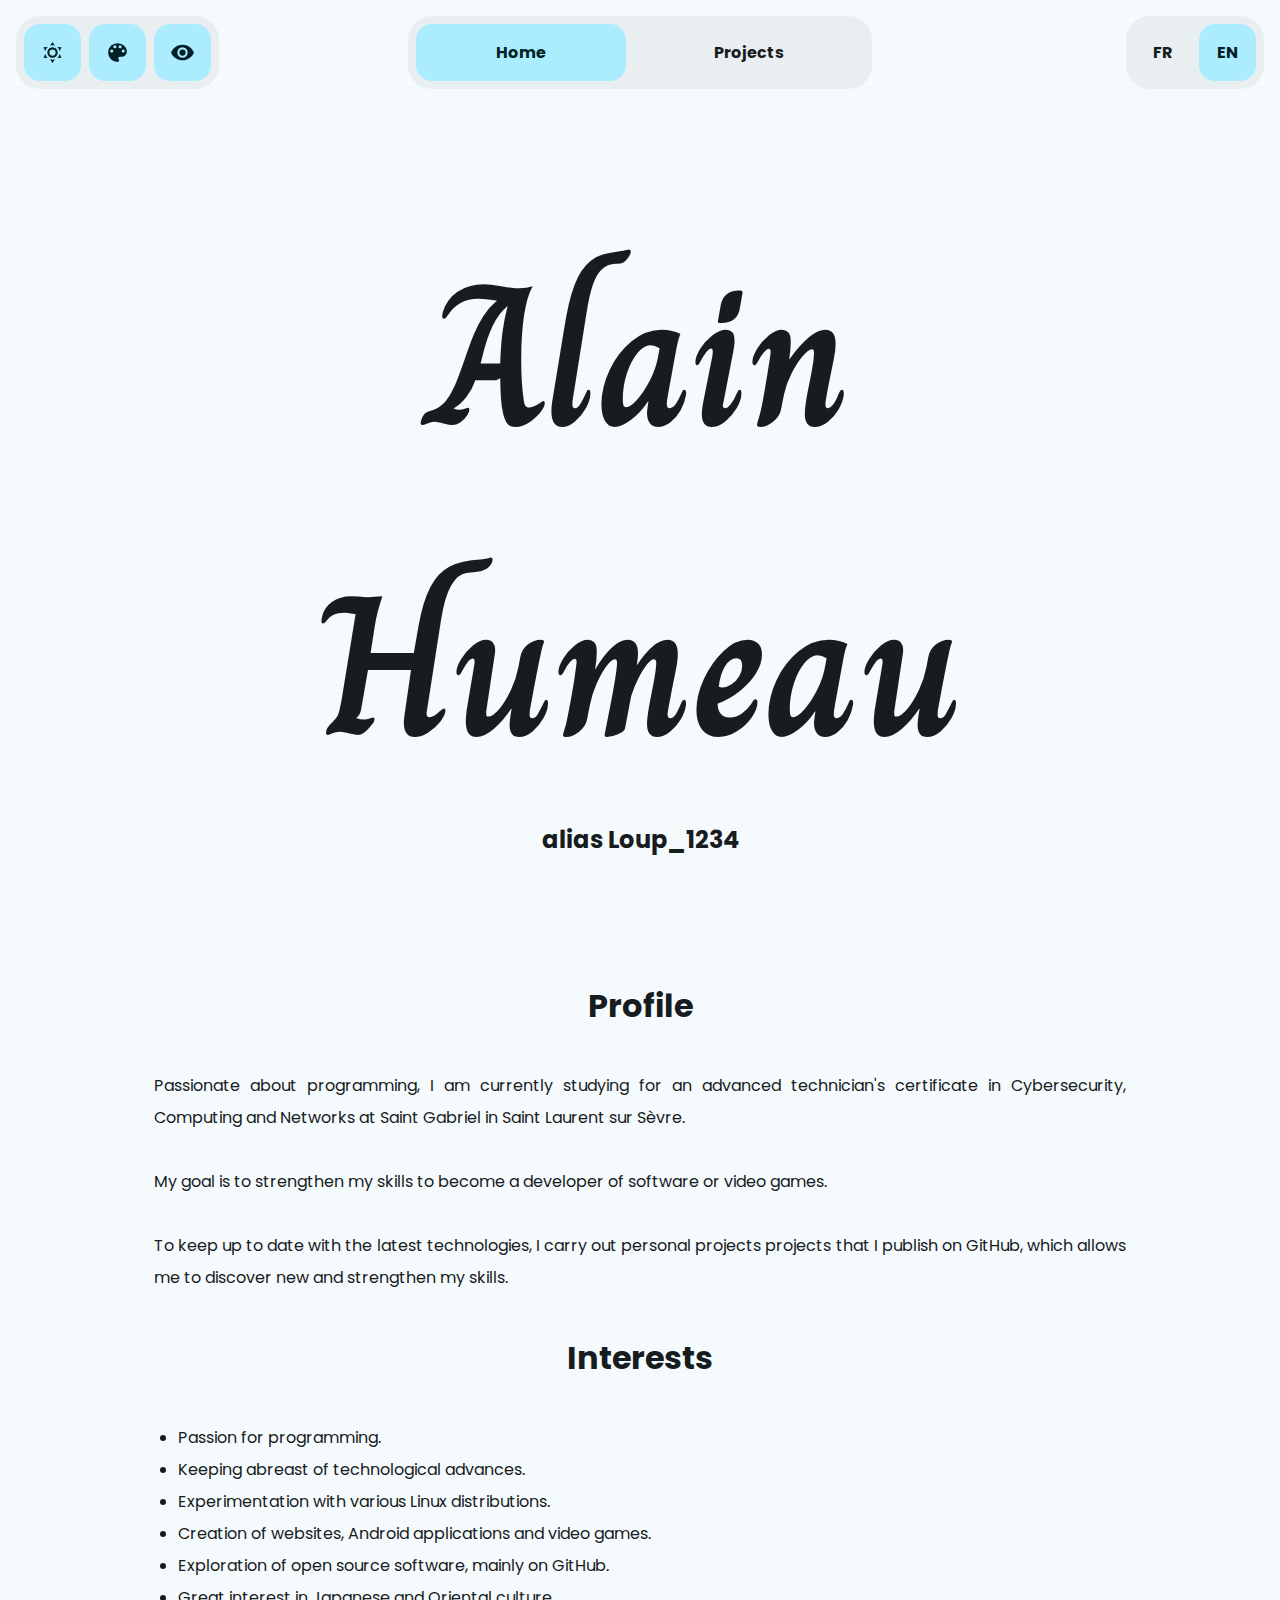
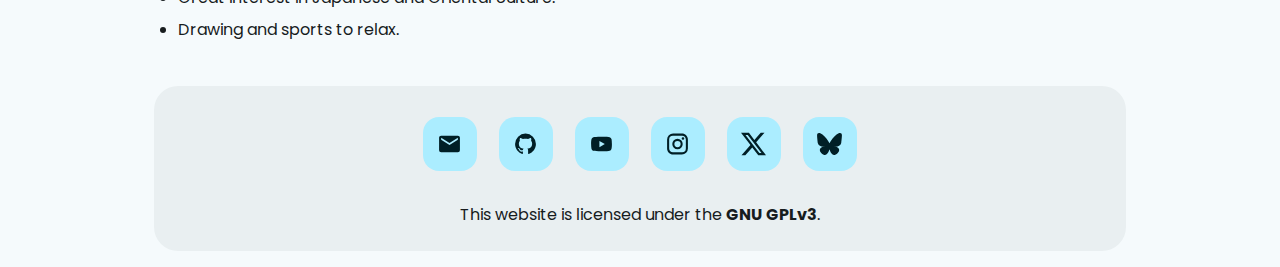
<file: index.html>
<!DOCTYPE html>
<html>
  <head>
    <meta name="robots" content="noindex" />
  </head>
  <body>
    <script>
      var language = navigator.language || navigator.userLanguage;
      language = language.substring(0, 2);
      if (language == "fr") {
        window.location.href = "fr/accueil.html"; // French
      } else {
        window.location.href = "en/home.html"; // everyone else : English
      }
    </script>
  </body>
</html>
</file>
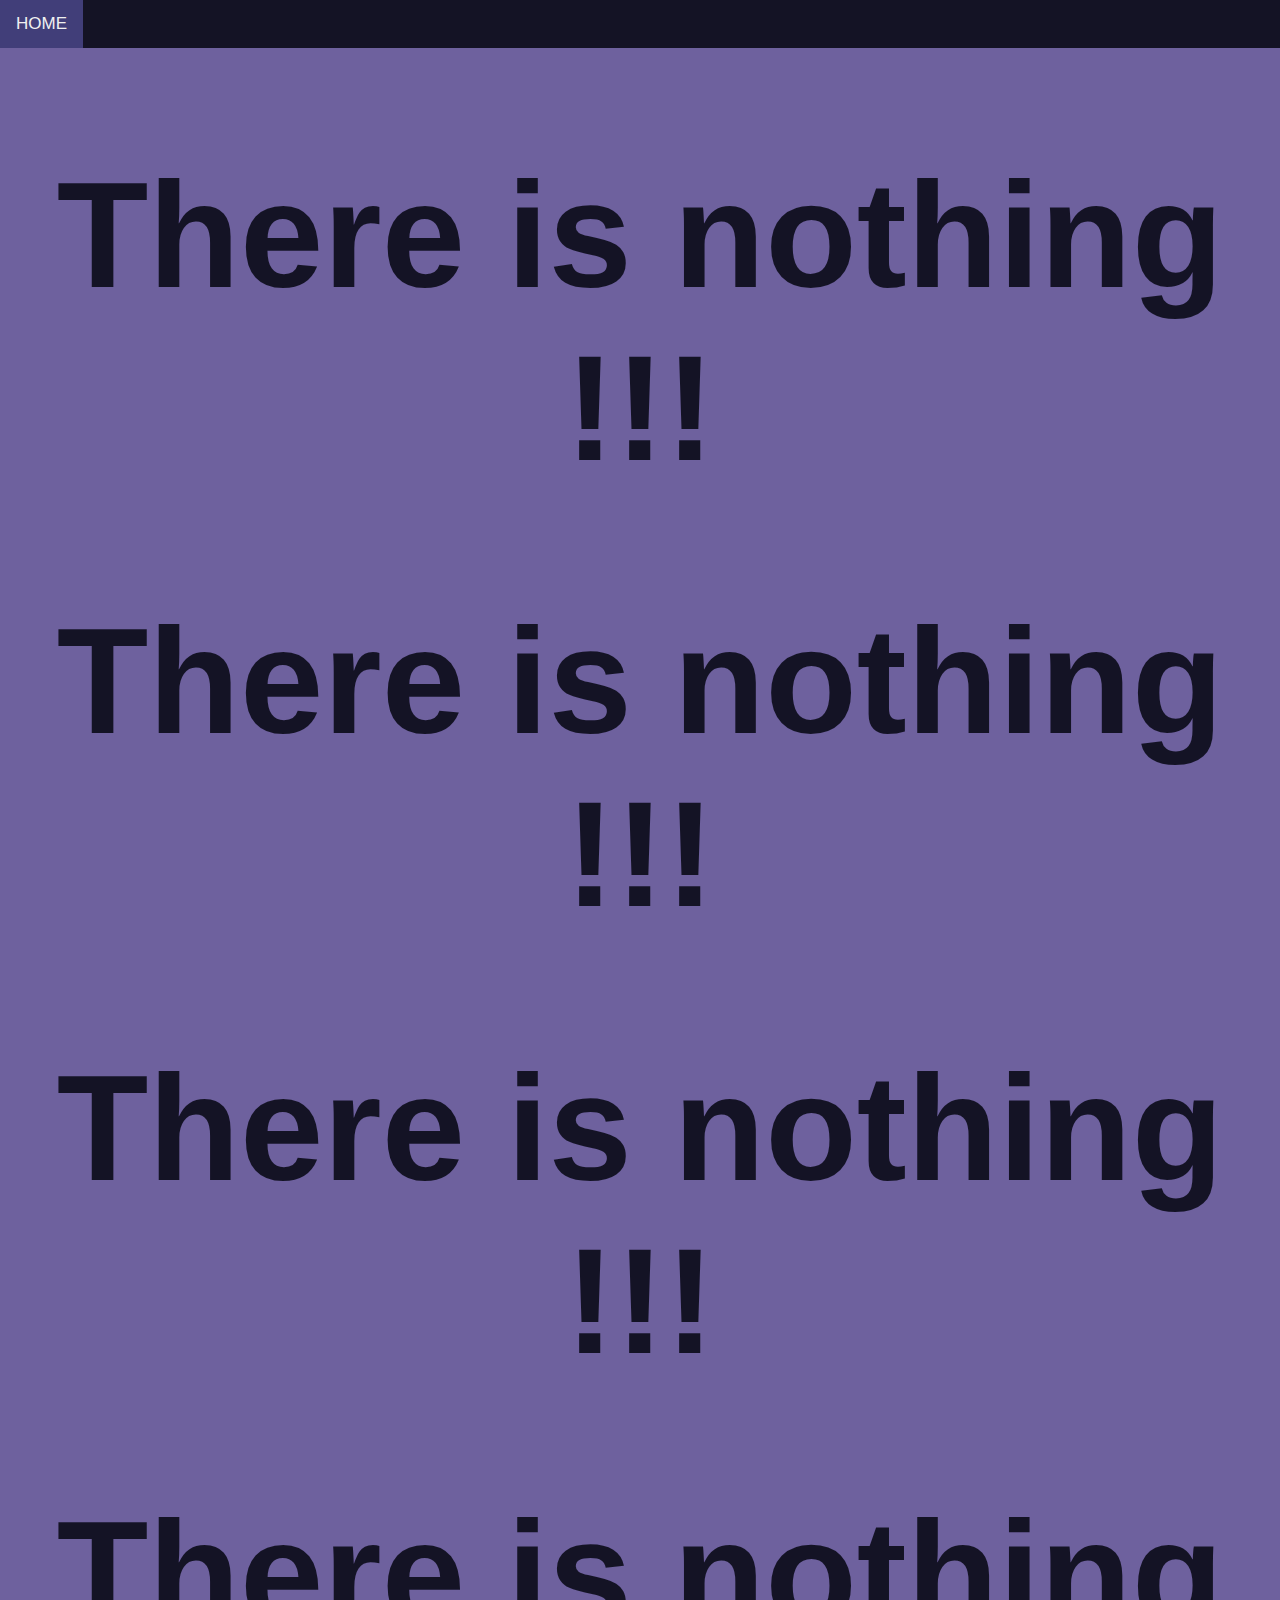
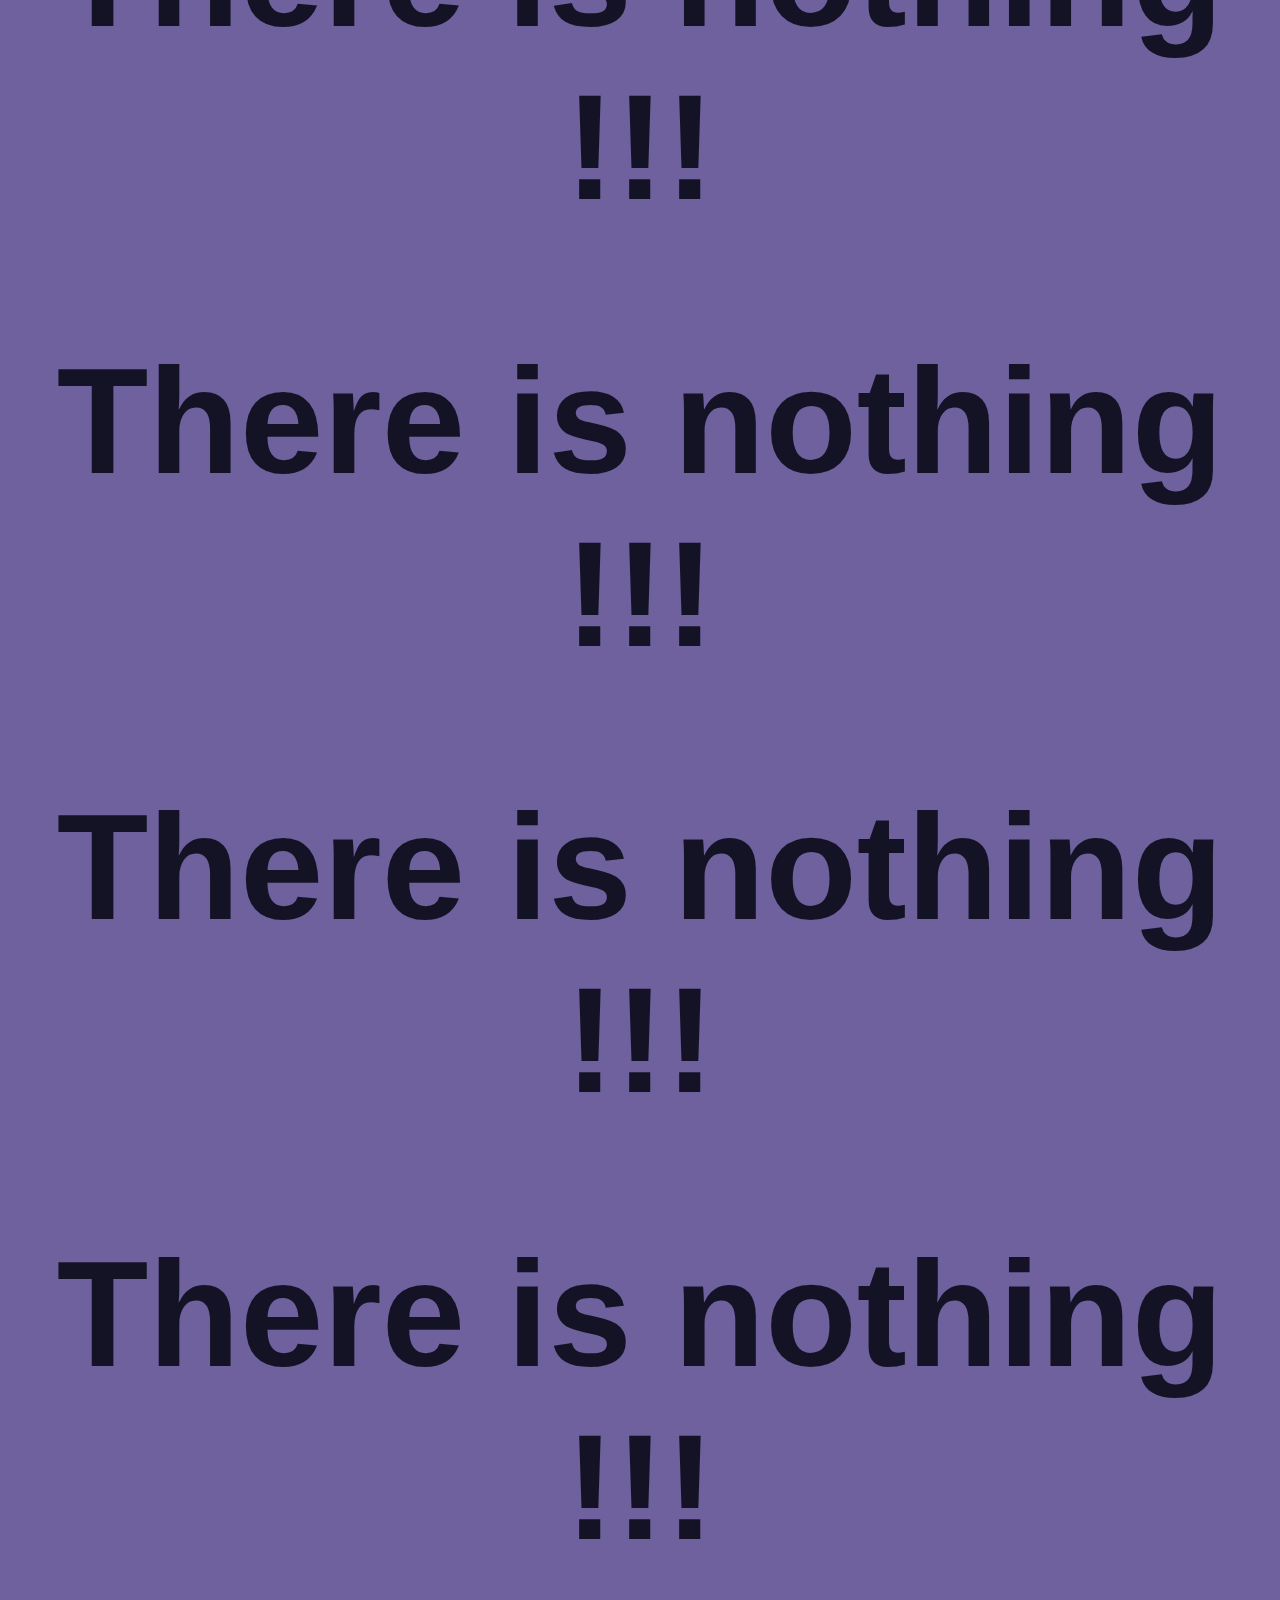
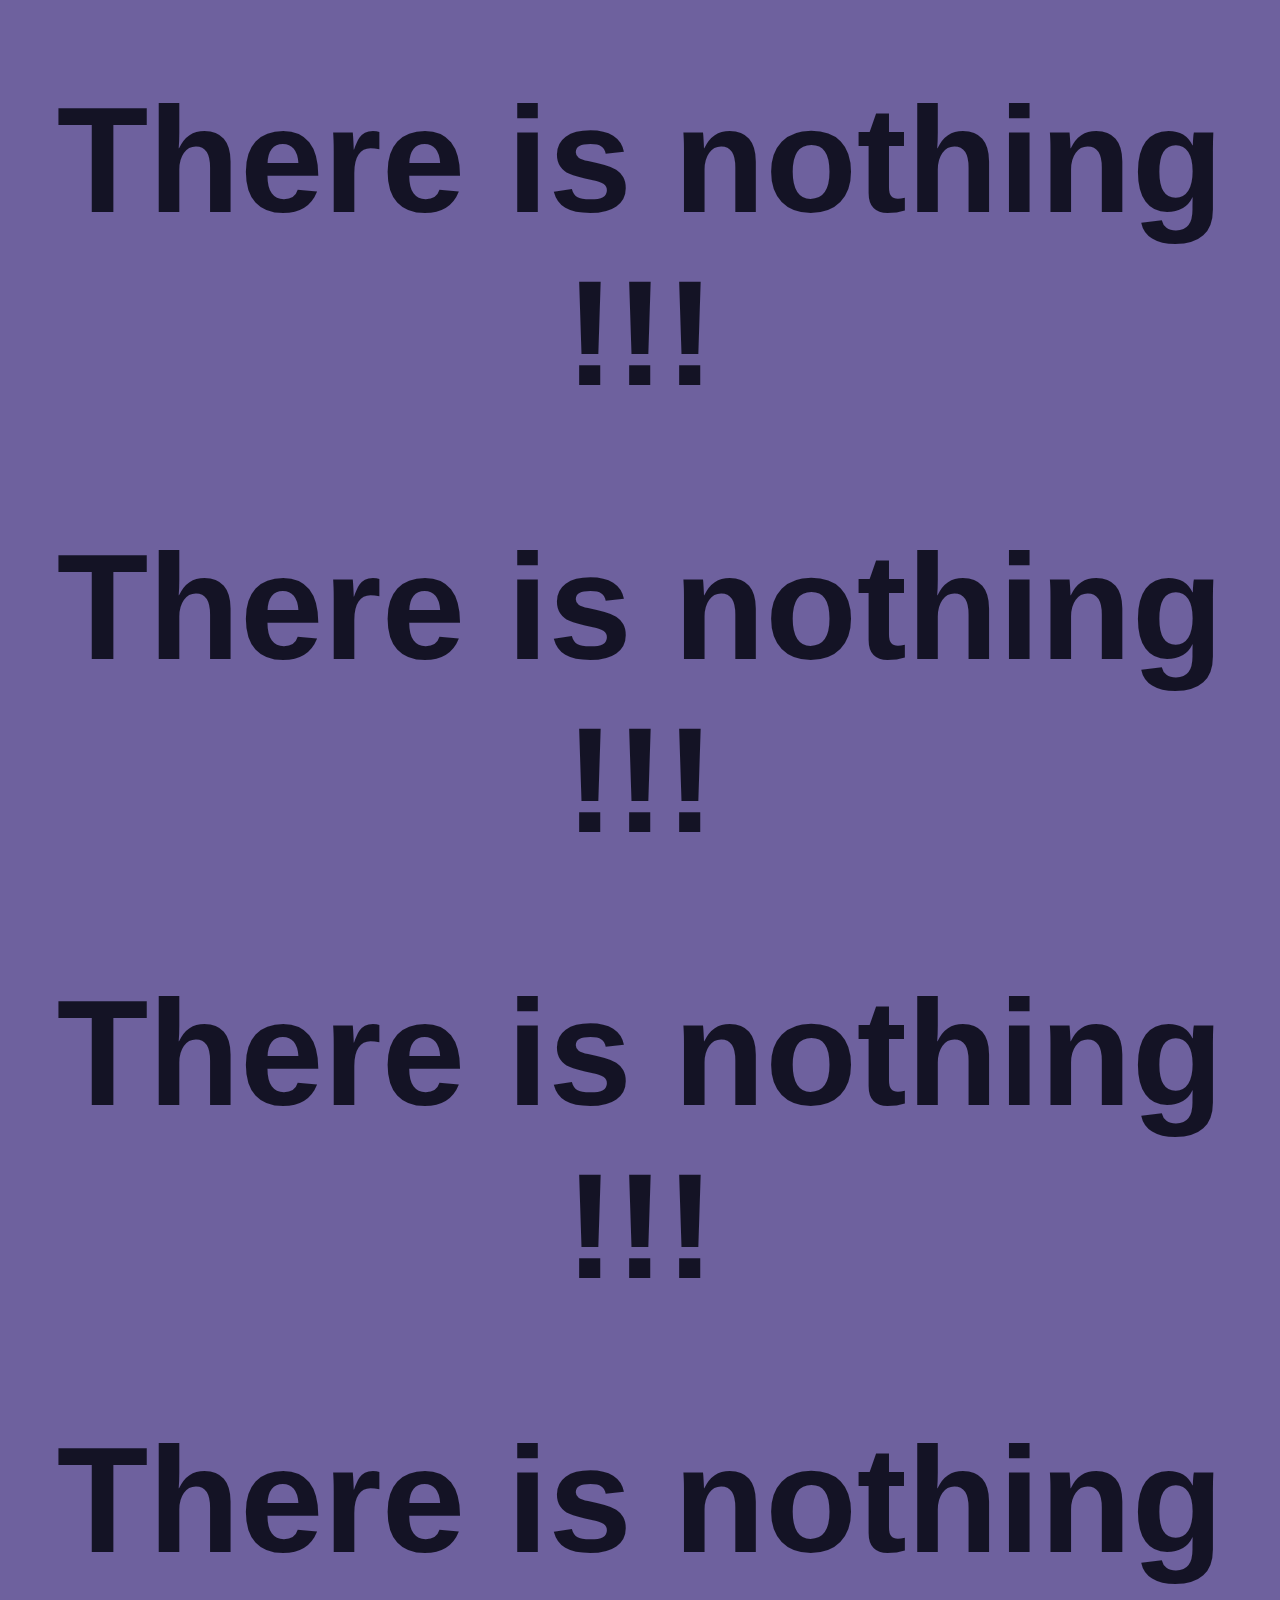
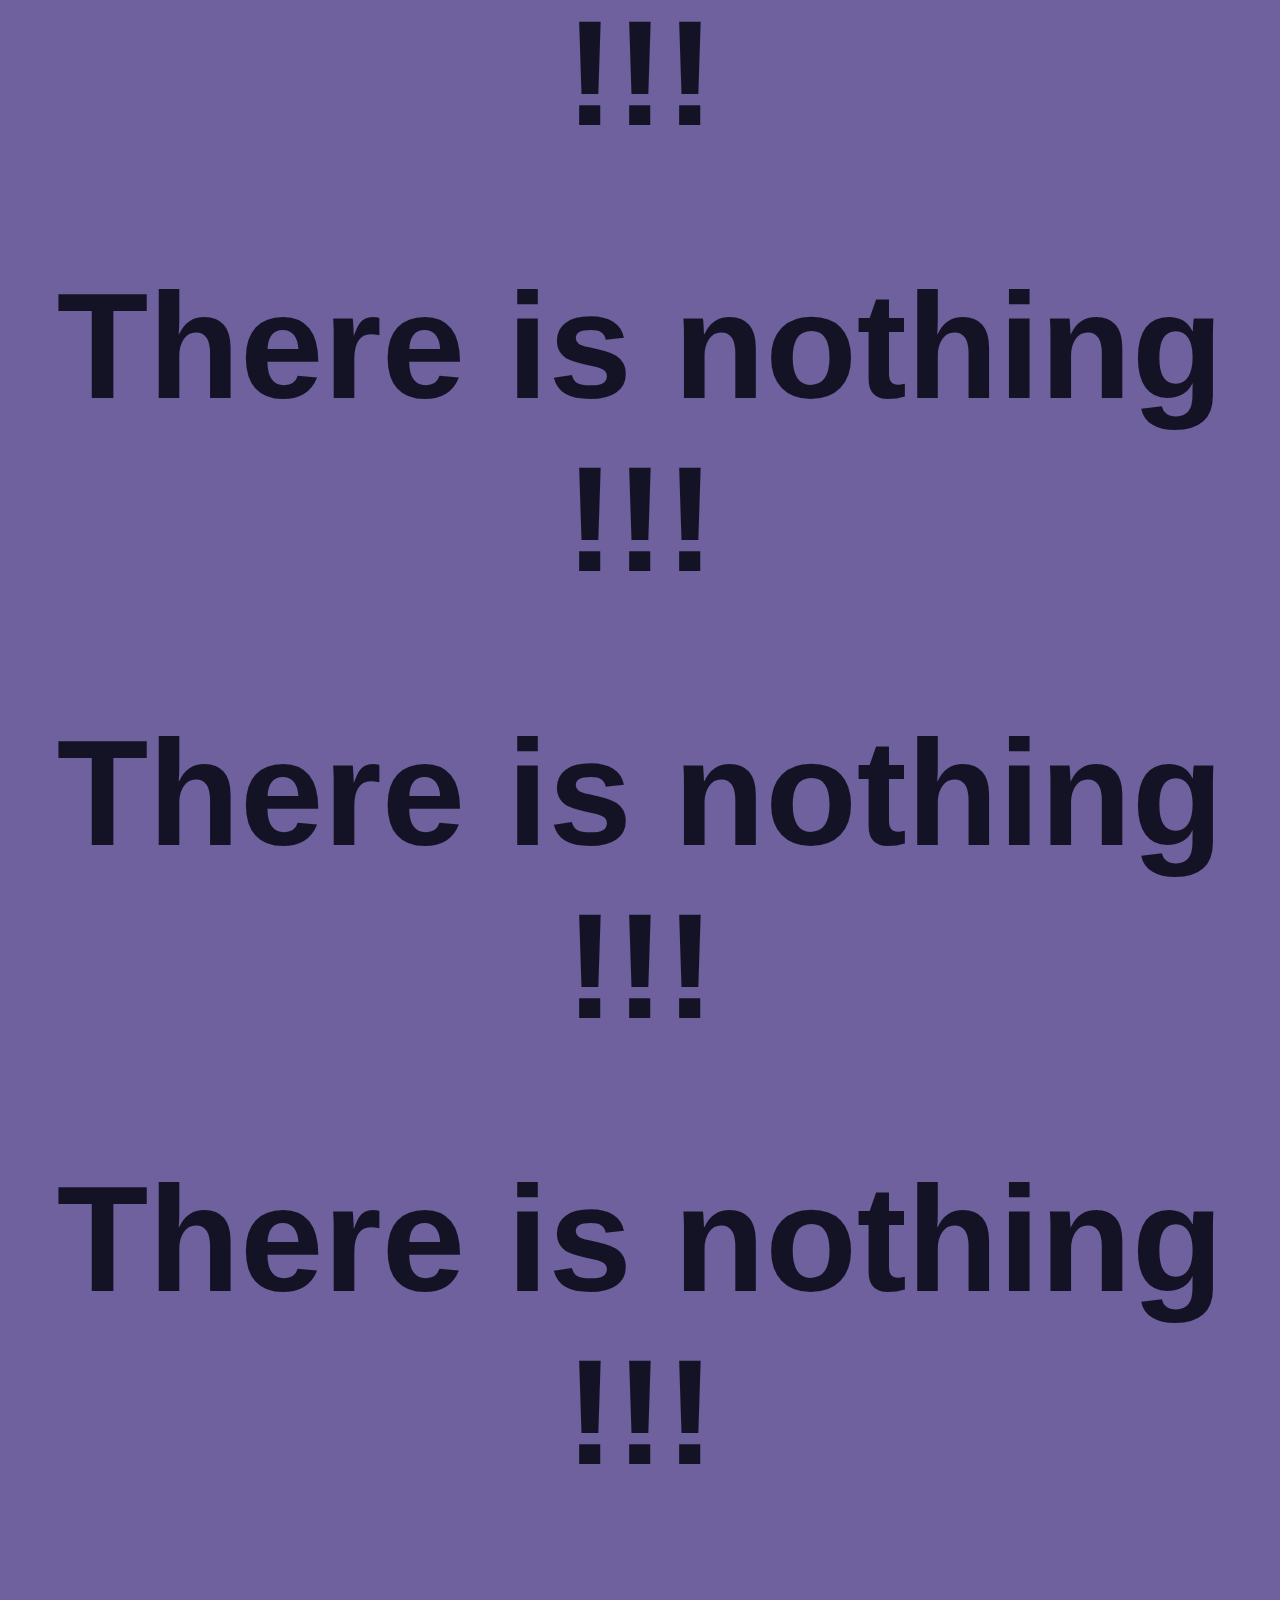
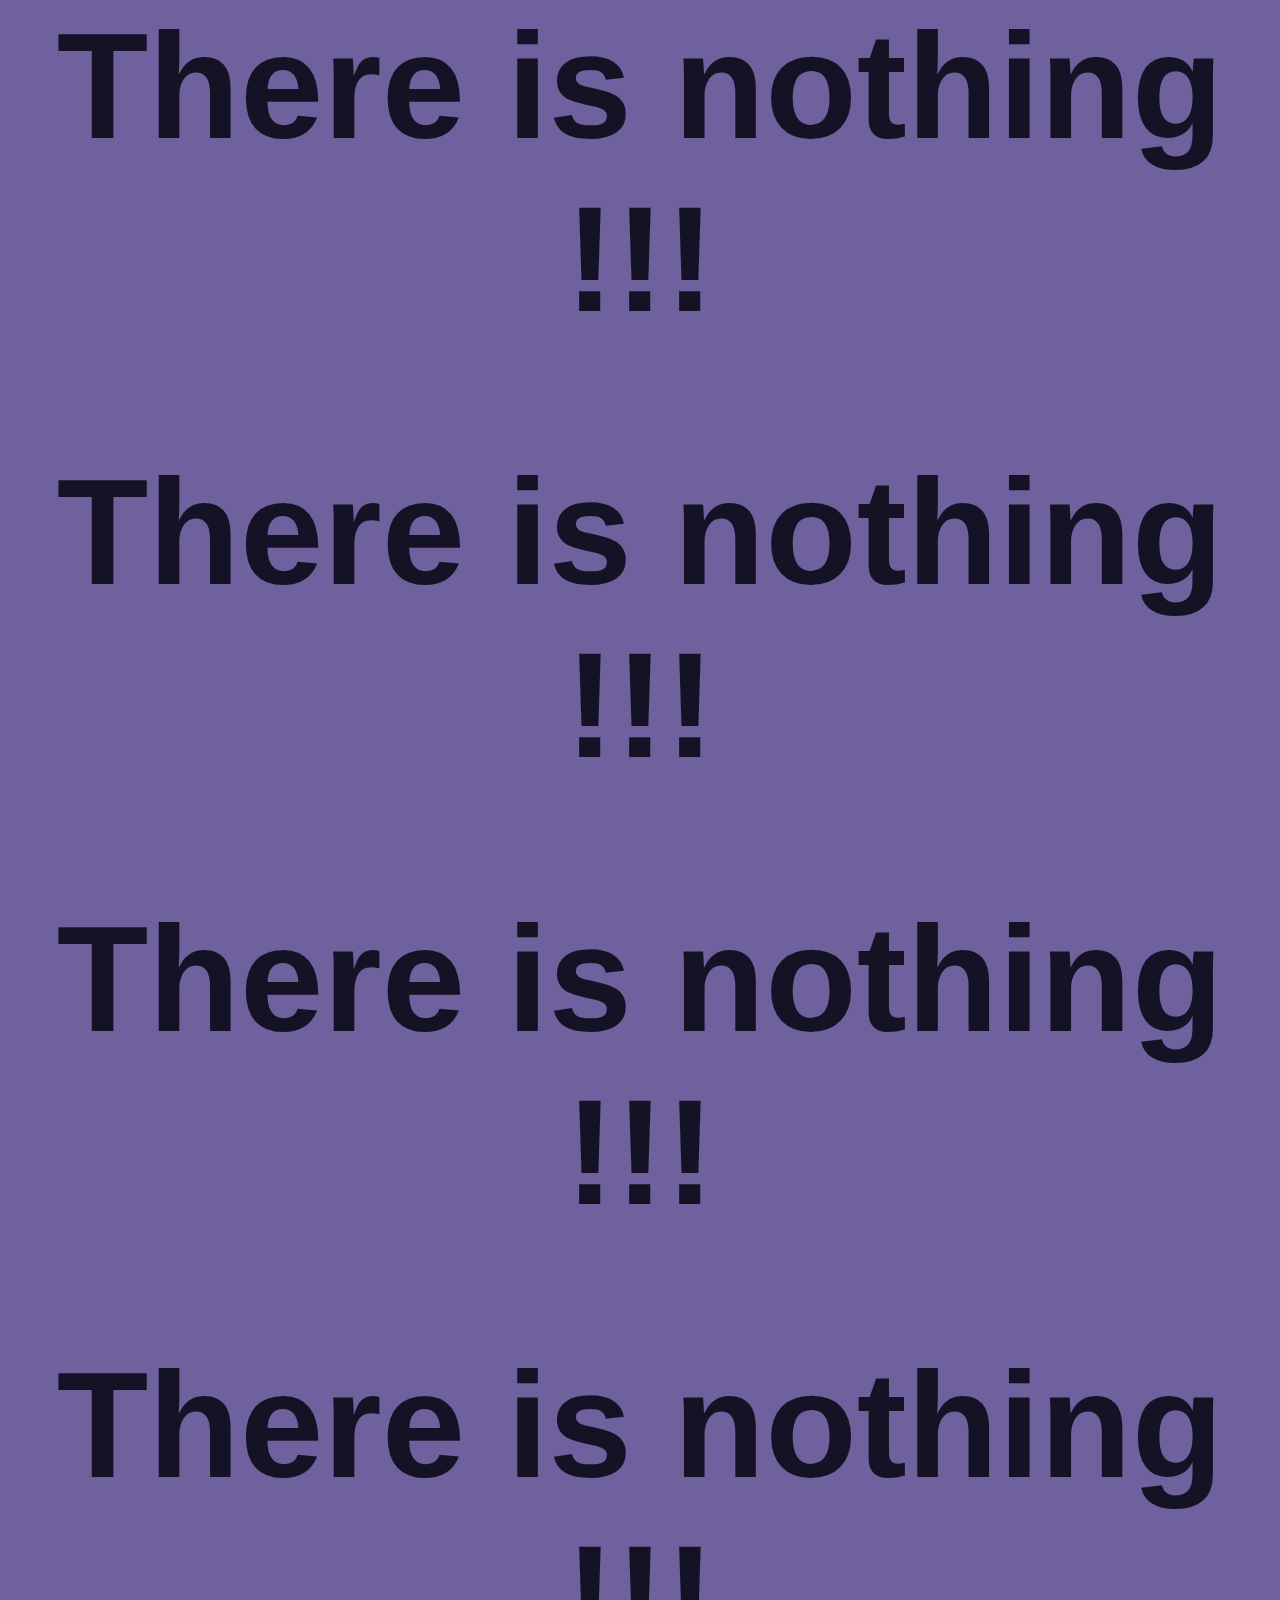
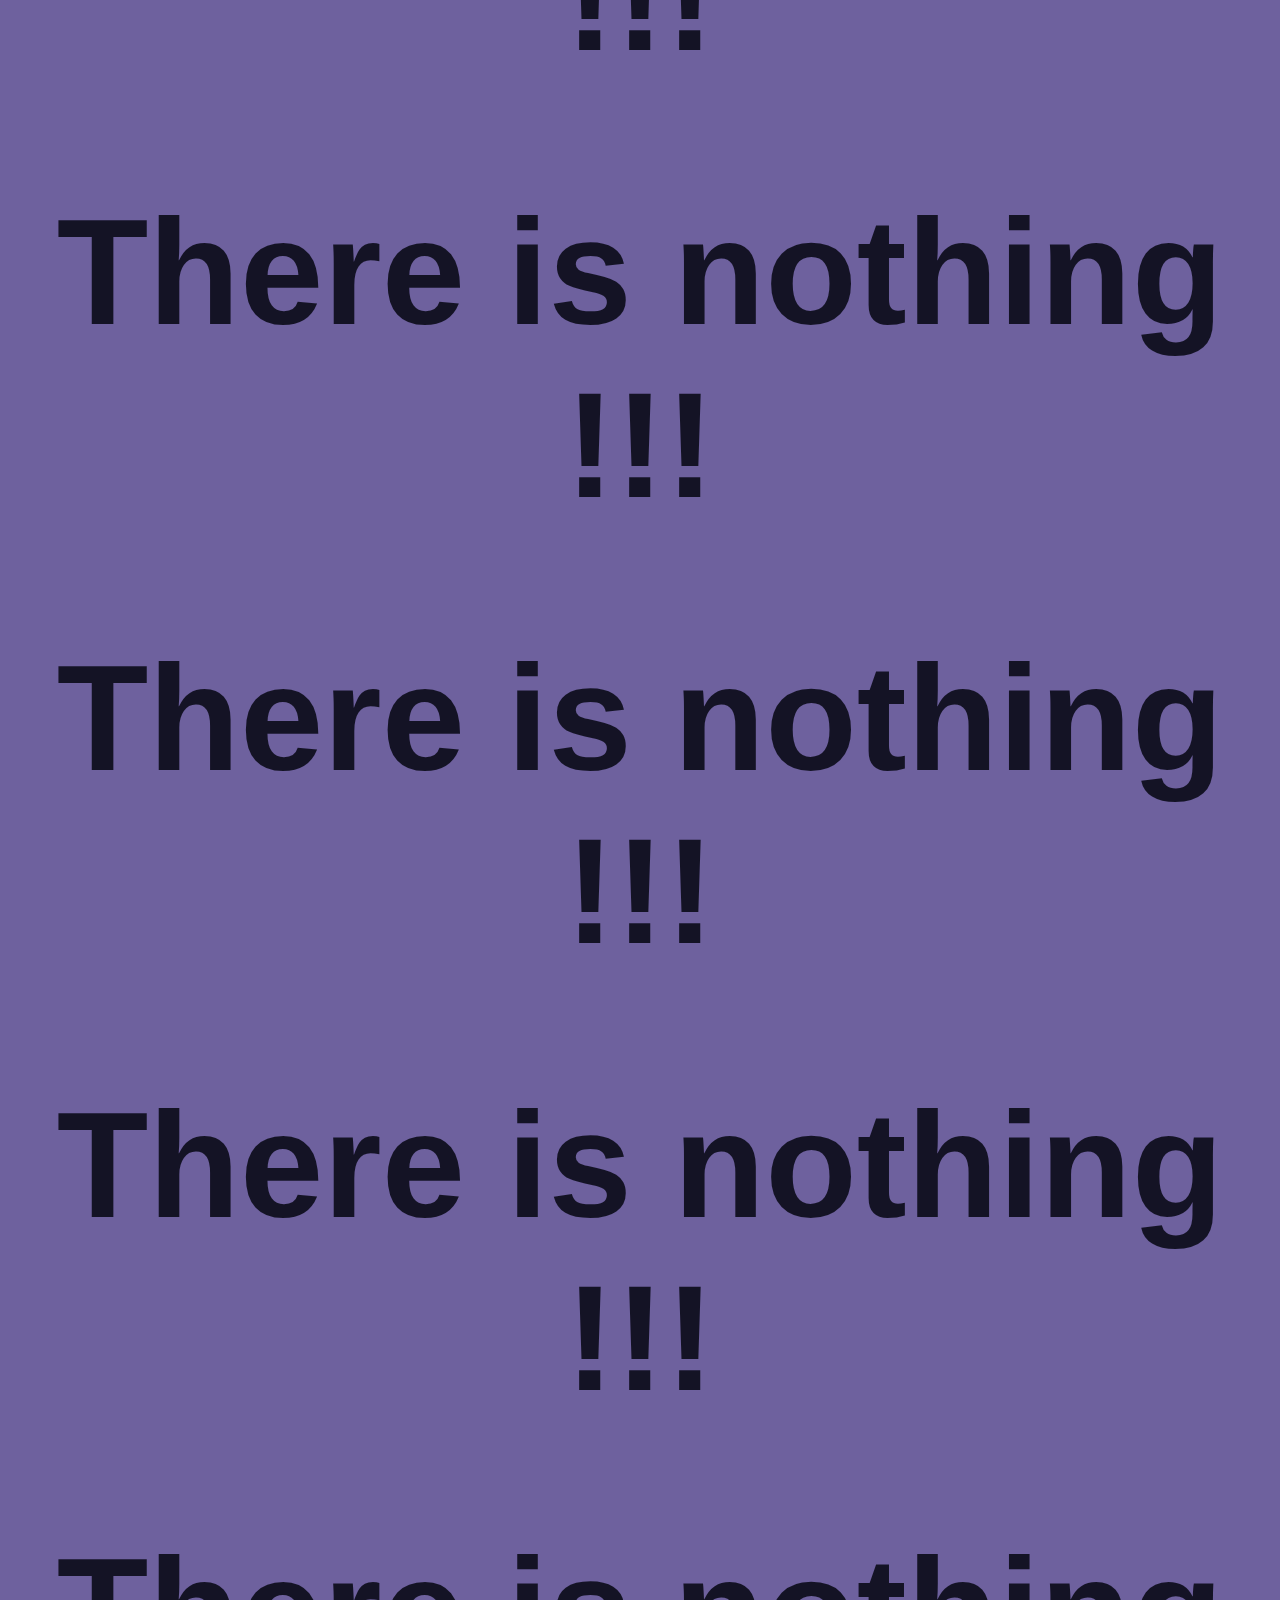
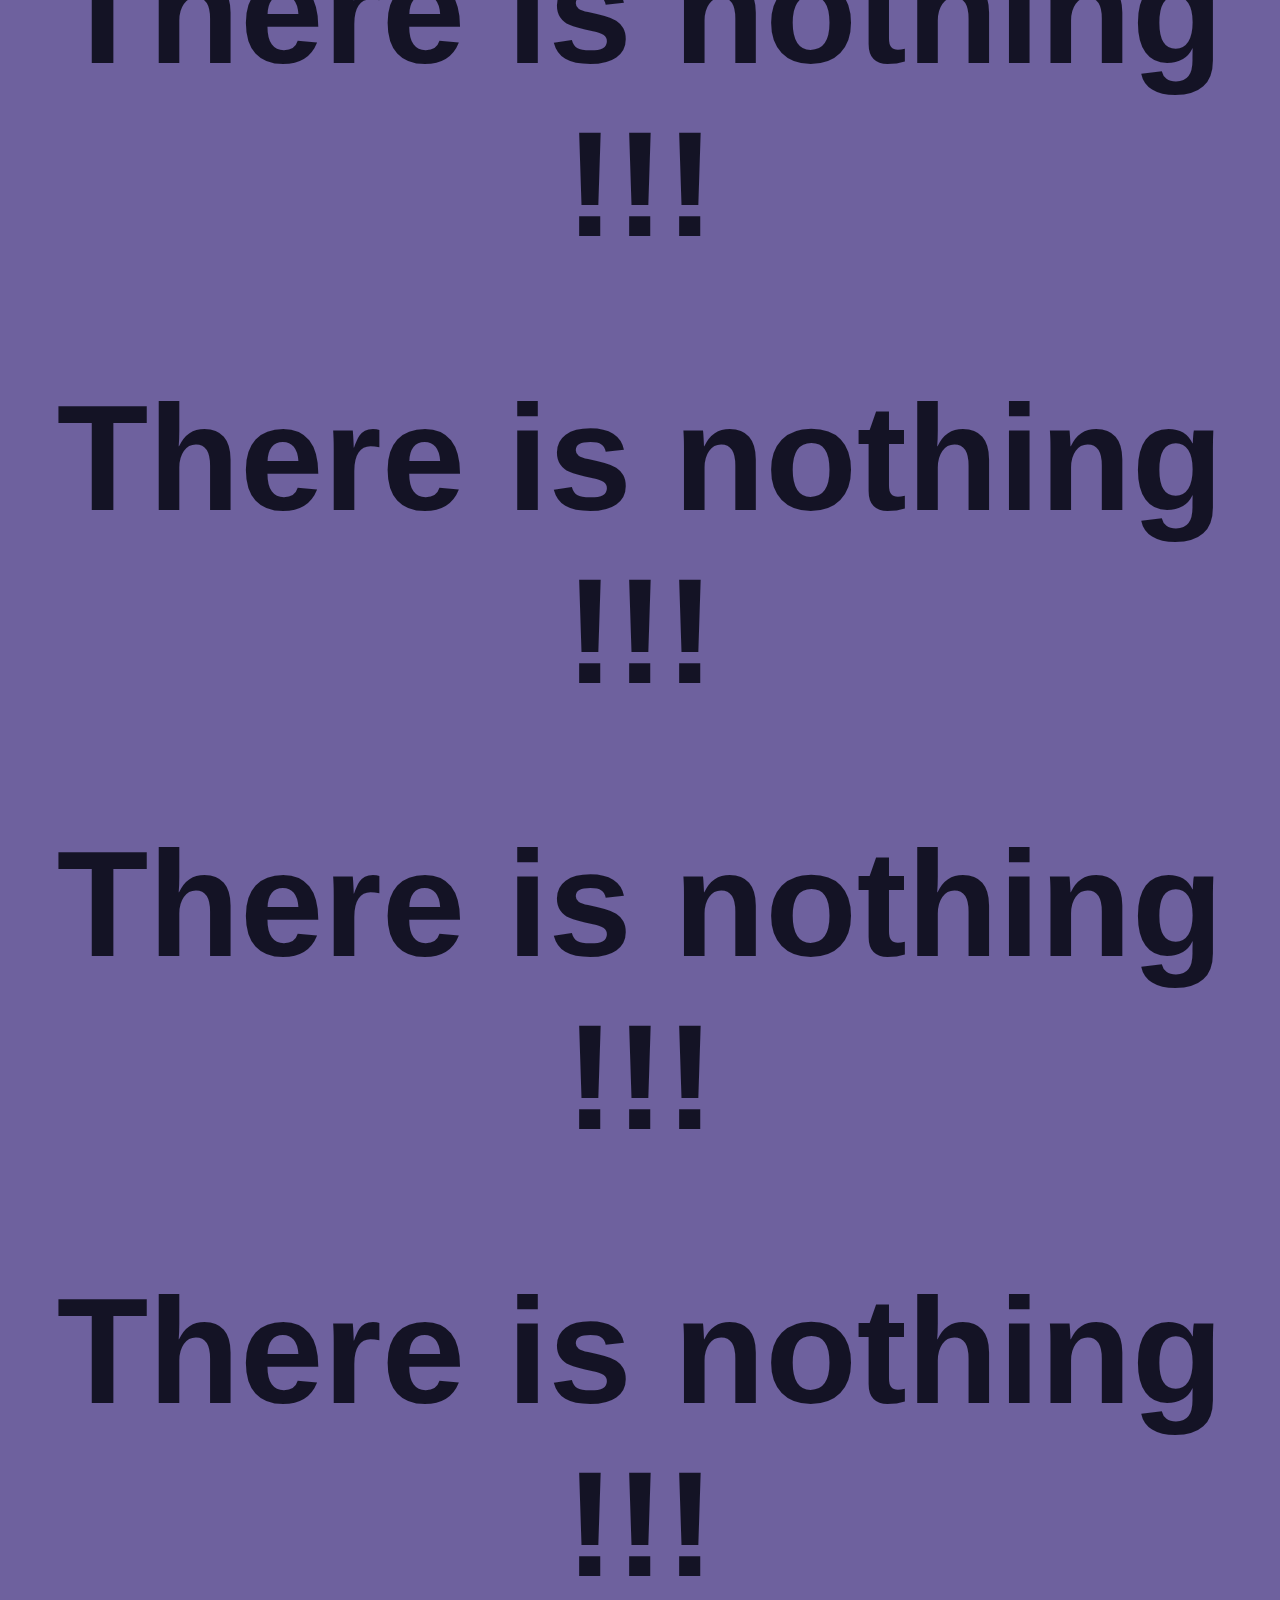
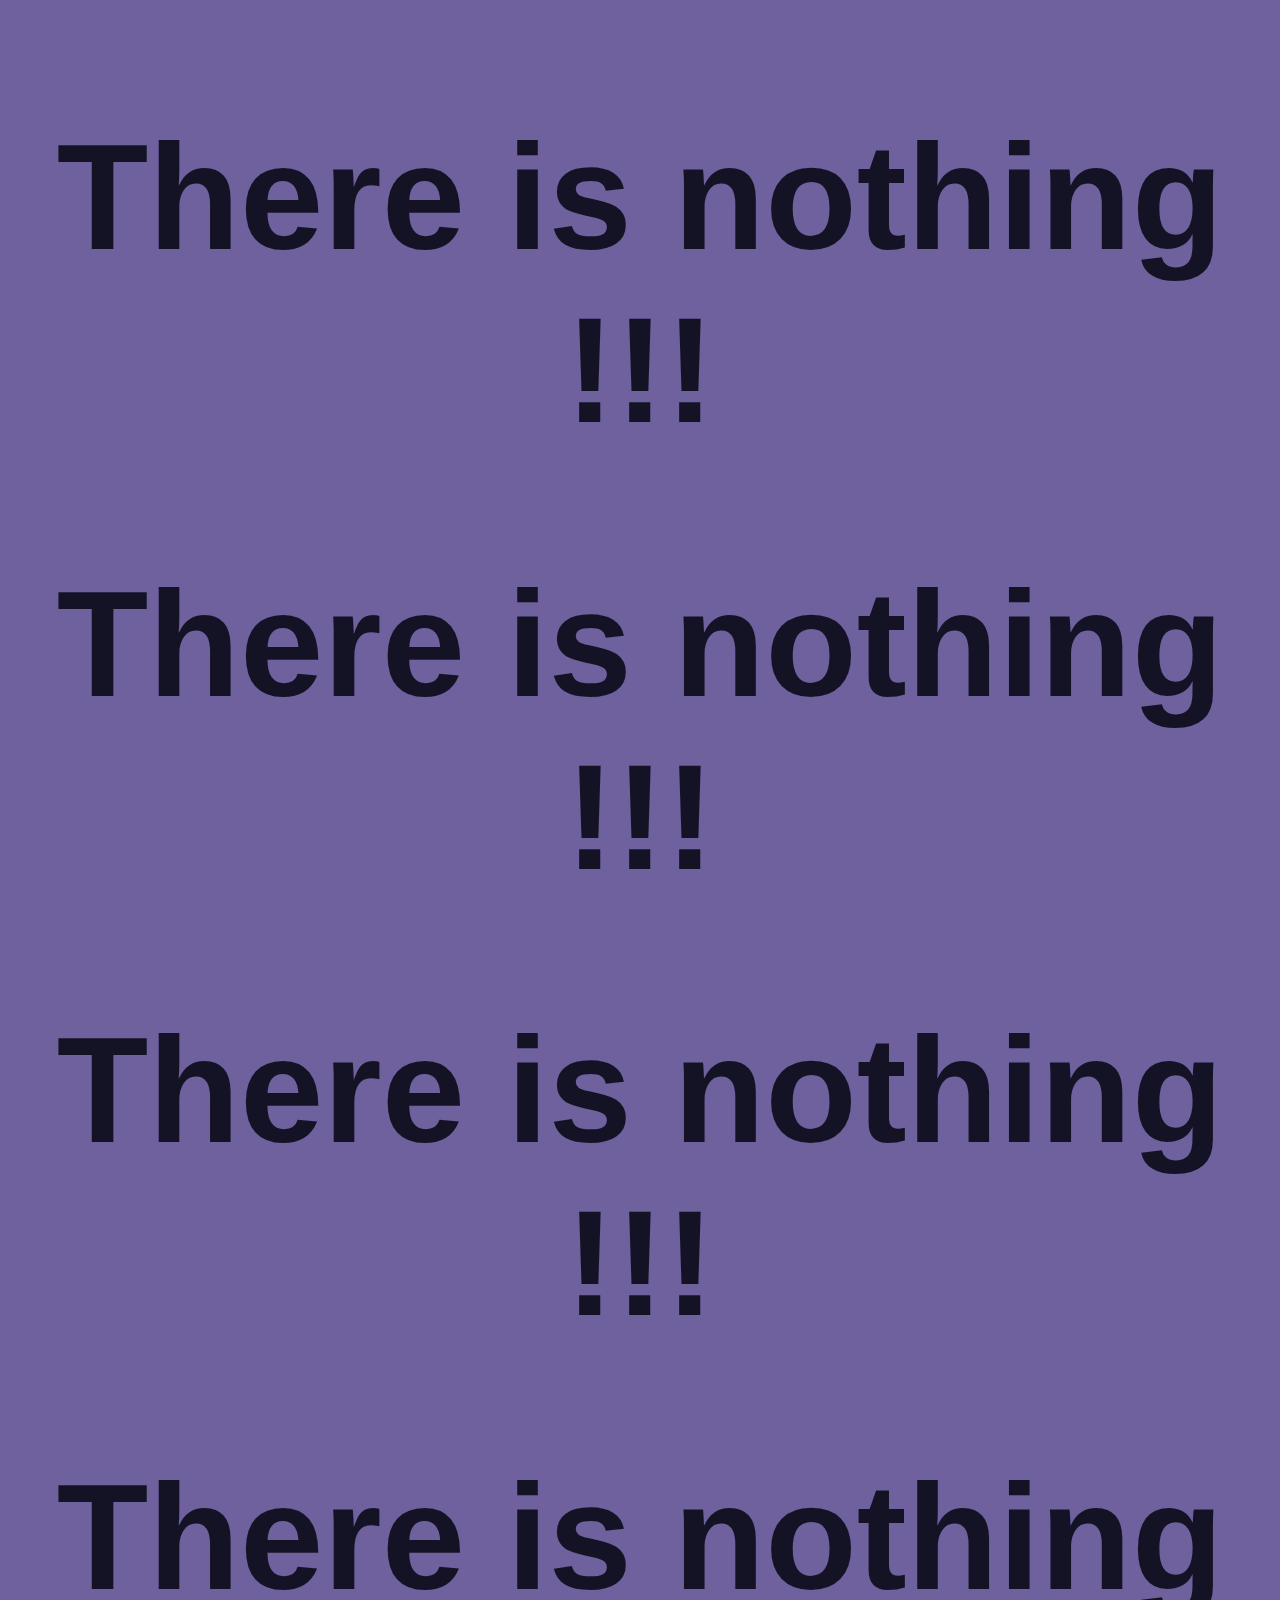
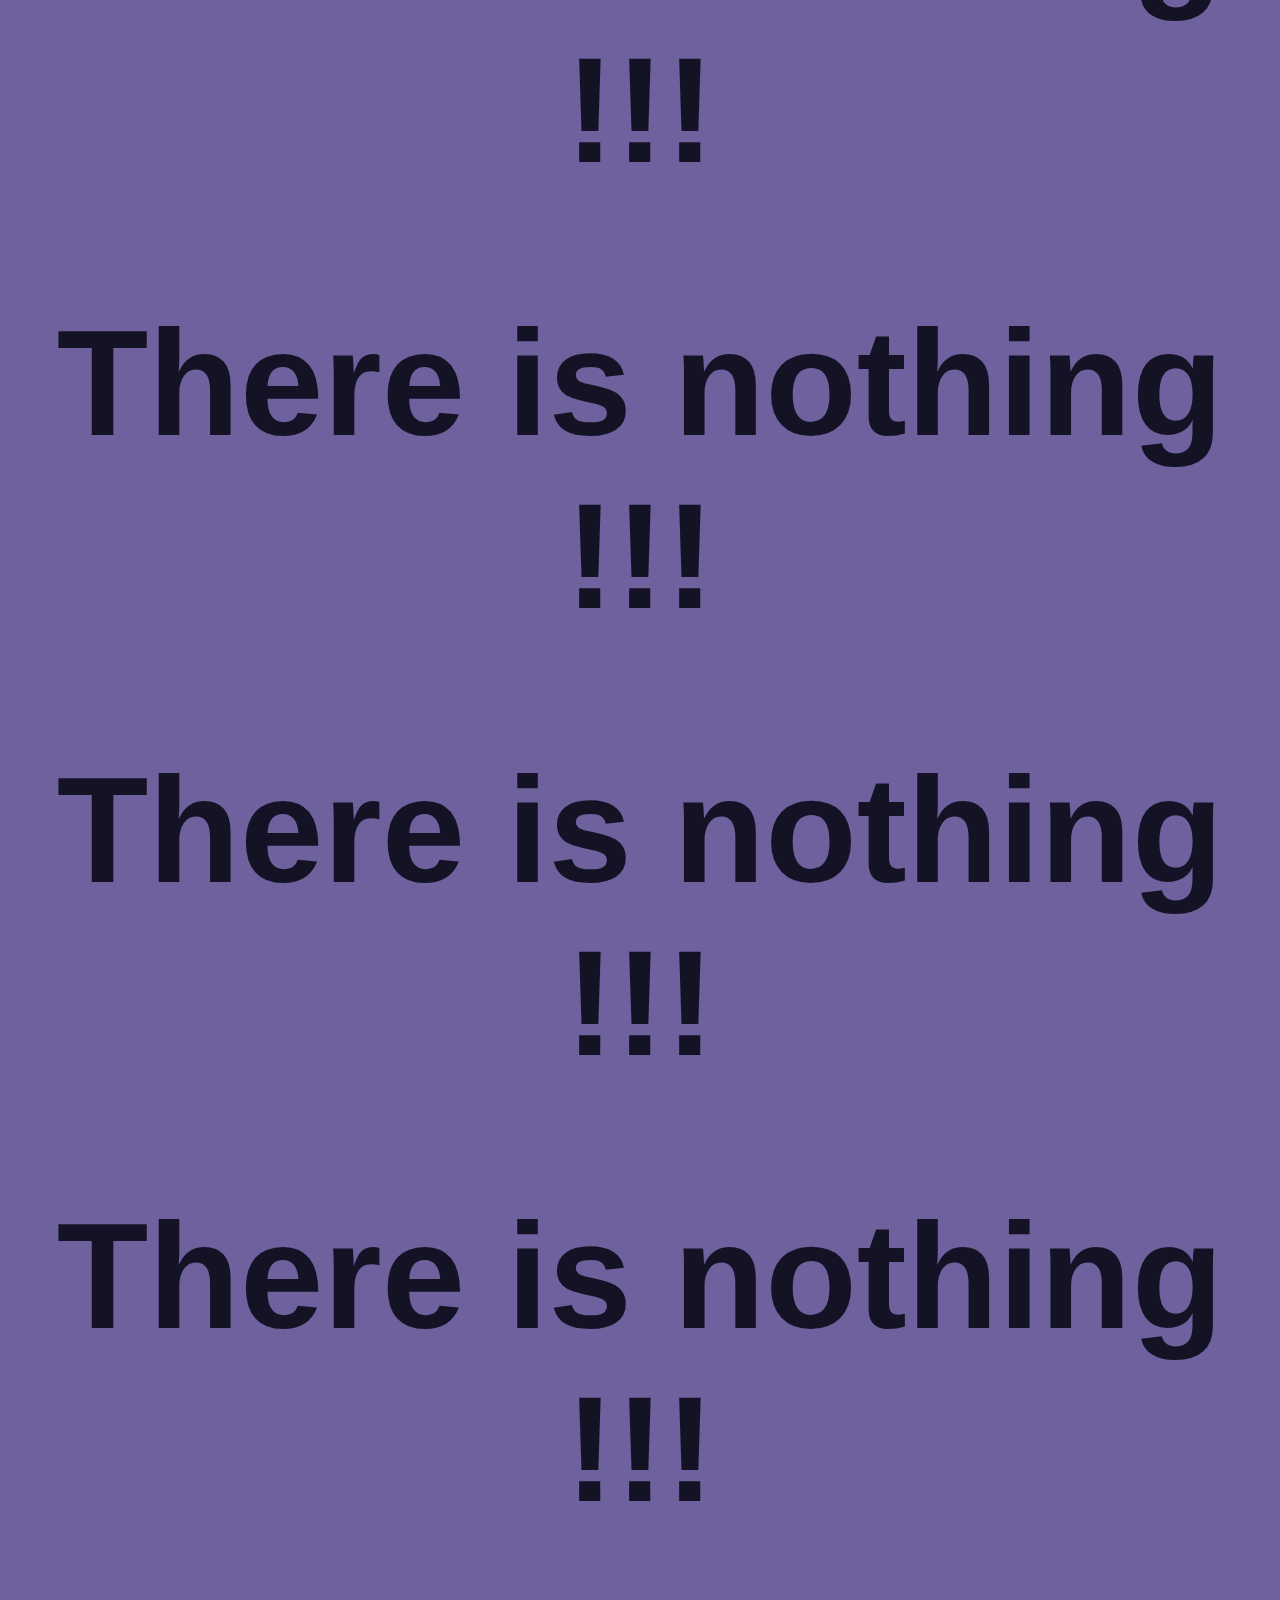
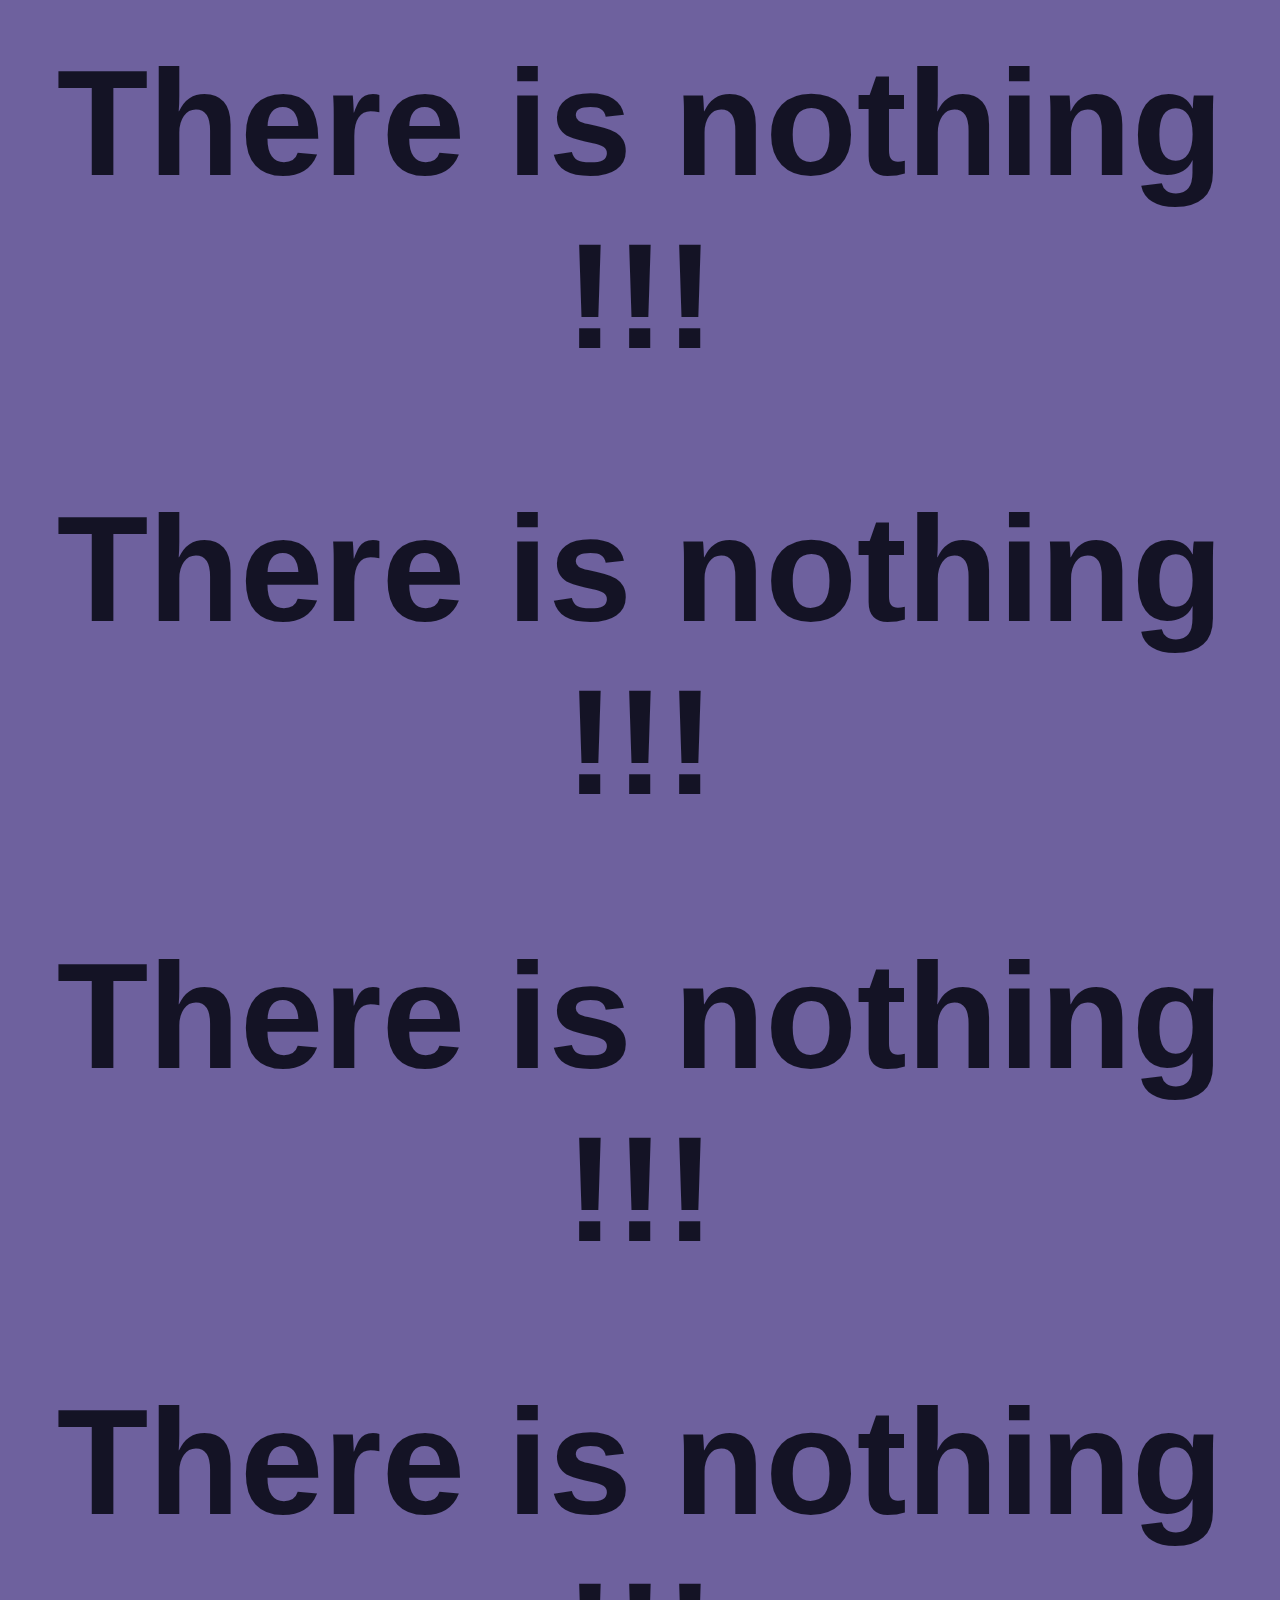
<file: home.html>
<!DOCTYPE html>
<html lang="fr">
  <head>
    <meta charset="UTF-8" />
    <title>HOME</title>
    <link rel="icon" href="Icon.png" />
    <style>
      /*https://coolors.co/palette/c9aeaa-000000-6e619e-908bbb-413e79*/
      body {
        font-family: Arial, sans-serif;
        background-color: #6e619e;
        margin: 0;
      }

      .topnav {
        background-color: #141325;
        overflow: hidden;
      }
      .topnav a {
        float: left;
        color: #f0f0f0;
        text-align: center;
        padding: 14px 16px;
        text-decoration: none;
        font-size: 17px;
      }
      .topnav a:hover {
        background-color: #908bbb;
        color: #f0f0f0;
      }
      .topnav a.active {
        background-color: #413e79;
        color: #f0f0f0;
      }

      .container {
        margin: 0 auto;
      }

      h1 {
        color: #141325;
        text-align: center;
        font-size: 150px;
      }
    </style>
  </head>
  <body>
    <div class="topnav">
      <a class="active" href="Home.html">HOME</a>
    </div>

    <div class="container" id="NICEContainer"></div>

    <script>
      function createNothing() {
        const container = document.getElementById("NICEContainer");
        const nothingDiv = document.createElement("h1");
        nothingDiv.textContent = "There is nothing !!!";
        container.appendChild(nothingDiv);
      }

      function infiniteLoop() {
        createNothing();
        setTimeout(infiniteLoop, 0);
      }

      infiniteLoop();
    </script>
  </body>
</html>
</file>
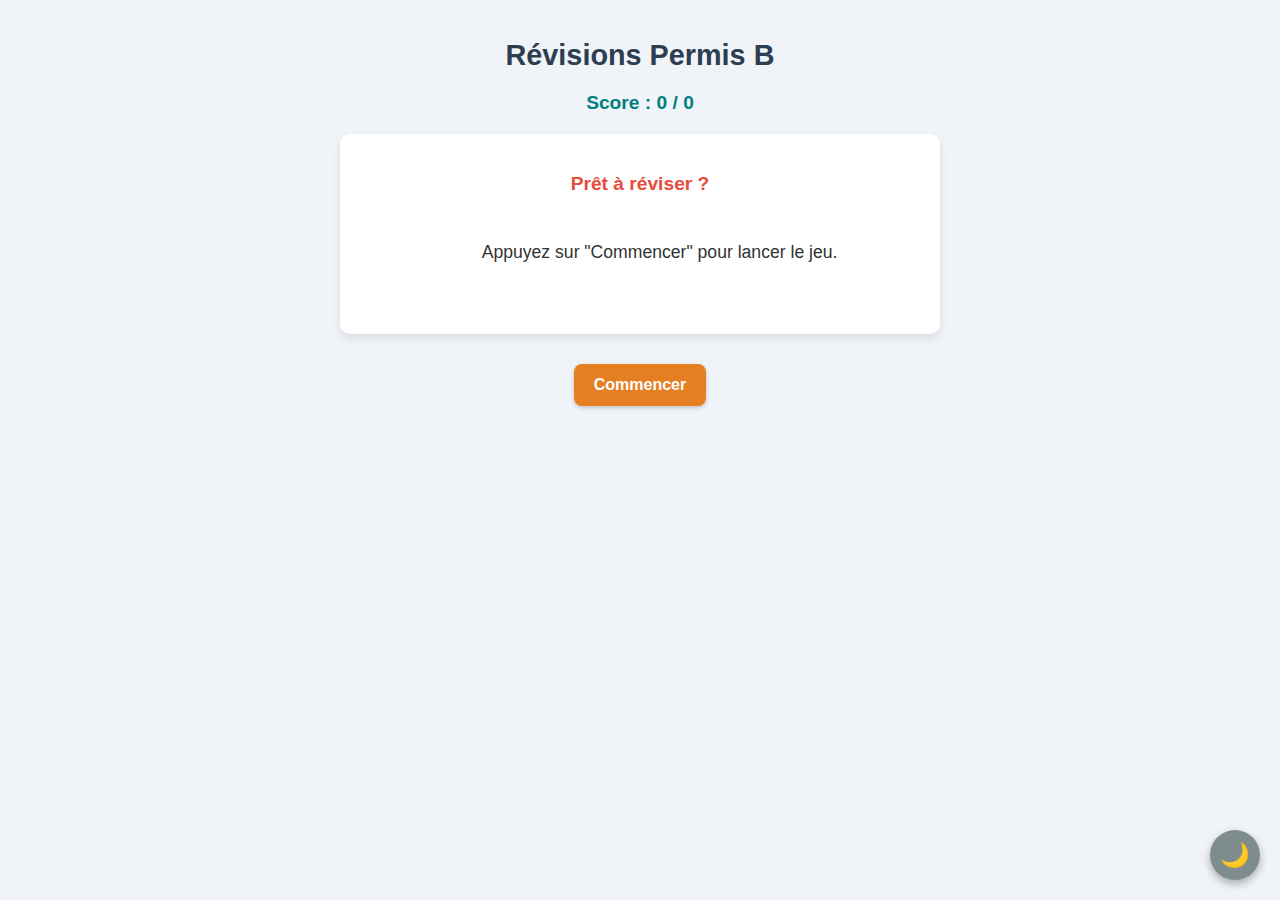
<file: OraleRousseau.html>
<!doctype html>
<html lang="fr">
  <head>
    <meta charset="UTF-8" />
    <meta name="viewport" content="width=device-width, initial-scale=1.0" />
    <title>Révisions Permis B - Jeu de Cartes</title>
    <style>
      body {
        font-family: "Segoe UI", Tahoma, Geneva, Verdana, sans-serif;
        background-color: #f0f4f8;
        color: #333;
        display: flex;
        flex-direction: column;
        align-items: center;
        padding: 20px;
        transition:
          background-color 0.3s,
          color 0.3s;
        margin: 0;
      }
      h1 {
        color: #2c3e50;
        text-align: center;
        font-size: 1.8em;
      }
      #score-container {
        font-size: 1.2em;
        font-weight: bold;
        margin-bottom: 20px;
        color: #008080;
      }
      .card {
        background-color: white;
        border-radius: 10px;
        box-shadow: 0 4px 8px rgba(0, 0, 0, 0.1);
        padding: 30px;
        width: 90%;
        max-width: 600px;
        text-align: center;
        min-height: 200px;
        display: flex;
        flex-direction: column;
        justify-content: center;
        transition:
          background-color 0.3s,
          color 0.3s;
        box-sizing: border-box;
      }
      .question-number {
        font-size: 1.2em;
        color: #e74c3c;
        margin-bottom: 15px;
        font-weight: bold;
      }
      .text-content {
        font-size: 1.1em;
        line-height: 1.6;
        white-space: pre-wrap;
      }

      body.dark-mode {
        background-color: #1a1a2e;
        color: #e0e0e0;
      }
      body.dark-mode h1 {
        color: #ecf0f1;
      }
      body.dark-mode .card {
        background-color: #16213e;
        box-shadow: 0 4px 8px rgba(0, 0, 0, 0.5);
      }
      body.dark-mode #score-container {
        color: #4db8ff;
      }

      .controls {
        margin-top: 30px;
        display: flex;
        gap: 15px;
        justify-content: center;
        flex-wrap: wrap;
        width: 90%;
        max-width: 600px;
      }
      button {
        padding: 12px 20px;
        font-size: 1em;
        border: none;
        border-radius: 8px;
        cursor: pointer;
        transition:
          background-color 0.3s,
          transform 0.1s;
        color: white;
        font-weight: bold;
        box-shadow: 0 2px 4px rgba(0, 0, 0, 0.2);
      }
      button:active {
        transform: scale(0.98);
      }

      #btn-theme {
        position: fixed;
        bottom: 20px;
        right: 20px;
        z-index: 1000;
        background-color: #7f8c8d;
        width: 50px;
        height: 50px;
        border-radius: 50%;
        font-size: 1.5em;
        padding: 0;
        display: flex;
        align-items: center;
        justify-content: center;
        box-shadow: 0 4px 8px rgba(0, 0, 0, 0.3);
        transition:
          background-color 0.3s,
          transform 0.2s;
      }
      #btn-theme:hover {
        background-color: #95a5a6;
        transform: scale(1.1);
      }

      #btn-start {
        background-color: #e67e22;
      }
      #btn-start:hover {
        background-color: #d35400;
      }
      #btn-reveal {
        background-color: #3498db;
      }
      #btn-reveal:hover {
        background-color: #2980b9;
      }
      #btn-correct {
        background-color: #2ecc71;
      }
      #btn-correct:hover {
        background-color: #27ae60;
      }
      #btn-wrong {
        background-color: #e74c3c;
      }
      #btn-wrong:hover {
        background-color: #c0392b;
      }
      .hidden {
        display: none !important;
      }

      @media (max-width: 600px) {
        h1 {
          font-size: 1.5em;
        }
        .card {
          padding: 20px;
          min-height: 150px;
        }
        .text-content {
          font-size: 1em;
        }
        .controls {
          flex-direction: column;
          align-items: stretch;
          gap: 10px;
        }
        button {
          width: 100%;
          padding: 15px;
        }
        #btn-theme {
          width: 50px;
          padding: 0;
        }
      }
    </style>
  </head>
  <body>
    <h1>Révisions Permis B</h1>

    <div id="score-container">
      Score : <span id="score">0</span> / <span id="total">0</span>
    </div>

    <div class="card" id="flashcard">
      <div class="question-number" id="q-number">Prêt à réviser ?</div>
      <div class="text-content" id="card-text">
        Appuyez sur "Commencer" pour lancer le jeu.
      </div>
    </div>

    <div class="controls">
      <button id="btn-start" onclick="startGame()">Commencer</button>
      <button id="btn-reveal" class="hidden" onclick="showAnswer()">
        Voir la réponse
      </button>
      <button id="btn-correct" class="hidden" onclick="nextQuestion(true)">
        J'avais bon !
      </button>
      <button id="btn-wrong" class="hidden" onclick="nextQuestion(false)">
        J'avais faux
      </button>
    </div>

    <button id="btn-theme" onclick="toggleTheme()" title="Changer de thème">
      🌙
    </button>

    <script>
      function toggleTheme() {
        document.body.classList.toggle("dark-mode");
        const btnTheme = document.getElementById("btn-theme");

        if (document.body.classList.contains("dark-mode")) {
          btnTheme.innerText = "☀️";
        } else {
          btnTheme.innerText = "🌙";
        }
      }

      const quizData = [
        {
          question: "MONTREZ LA COMMANDE DE RÉGLAGE DE HAUTEUR DES FEUX.",
          reponse: "Ce dispositif se situe en général à gauche du volant.",
        },
        {
          question: "POURQUOI DOIT-ON RÉGLER LA HAUTEUR DES FEUX ?",
          reponse: "Pour ne pas éblouir les autres usagers.",
        },
        {
          question:
            "COMMENT ET POURQUOI PROTÉGER UNE ZONE DE DANGER EN CAS D'ACCIDENT DE LA ROUTE ?",
          reponse:
            "En délimitant clairement et largement la zone de danger de façon visible pour protéger les victimes et éviter un sur-accident.",
        },
        {
          question:
            "MONTREZ OÙ S'EFFECTUE LE REMPLISSAGE DU PRODUIT LAVE-GLACE.",
          reponse: "Ouvrir le capot et montrer le bocal.",
        },
        {
          question:
            "POURQUOI EST-IL PRÉFÉRABLE D'UTILISER UN LIQUIDE SPÉCIAL EN HIVER ?",
          reponse: "Pour éviter le gel du liquide.",
        },
        {
          question: "METTEZ LE RÉTROVISEUR INTÉRIEUR EN POSITION « NUIT ».",
          reponse:
            "Si le véhicule possède un système automatique, le candidat doit l'indiquer.",
        },
        {
          question: "QUEL EST L'INTÉRÊT DE LA POSITION « NUIT » ?",
          reponse: "Ne pas être ébloui par les feux du véhicule suiveur.",
        },
        {
          question: "CONTRÔLEZ L'ÉTAT DU FLANC SUR L'UN DES PNEUMATIQUES.",
          reponse: "En bon état (signaler toute anomalie observée).",
        },
        {
          question:
            "CITEZ UN ENDROIT OÙ L'ON PEUT TROUVER LES PRESSIONS PRÉCONISÉES POUR LES PNEUMATIQUES.",
          reponse:
            "Soit sur une plaque à l'intérieur de la portière conducteur, soit dans la notice d'utilisation, soit au niveau de la trappe à carburant.",
        },
        {
          question:
            "SUR AUTOROUTE, COMMENT INDIQUER AVEC PRÉCISION LES LIEUX DE L'ACCIDENT DEPUIS UN TÉLÉPHONE PORTABLE ?",
          reponse:
            "En précisant : Le numéro de l'autoroute, Le sens de circulation, Le point kilométrique.",
        },
        {
          question:
            "COMMENT DÉTECTER L'USURE DES ESSUIE-GLACES EN CIRCULATION ?",
          reponse:
            "En cas de pluie, lorsqu'ils laissent des traces sur le pare-brise.",
        },
        {
          question: "COMMENT VÉRIFIER LA RESPIRATION D'UNE VICTIME ?",
          reponse:
            "Regarder si le ventre et la poitrine se soulèvent. Sentir de l'air à l'expiration.",
        },
        {
          question:
            "VÉRIFIEZ L'ÉTAT ET LA PROPRETÉ DES PLAQUES D'IMMATRICULATION.",
          reponse:
            "Vérification des plaques à l'avant et à l'arrière: propre, en bon état.",
        },
        {
          question:
            "QUELLES SONT LES PRÉCAUTIONS À PRENDRE EN CAS D'INSTALLATION DE PORTE-VÉLOS ?",
          reponse:
            "La plaque d'immatriculation et les feux doivent être visibles.",
        },
        {
          question: "QU'EST-CE QU'UNE PERTE DE CONNAISSANCE ?",
          reponse:
            "C'est lorsque la victime respire mais : ne répond pas, ne réagit pas.",
        },
        {
          question: "VÉRIFIEZ LA PRÉSENCE DU GILET HAUTE VISIBILITÉ.",
          reponse:
            "Le candidat doit montrer où il se trouve sans obligation de le sortir.",
        },
        {
          question:
            "EN CAS DE PANNE OU D'ACCIDENT, QUEL AUTRE ACCESSOIRE DE SÉCURITÉ EST OBLIGATOIRE ?",
          reponse: "Le triangle de présignalisation.",
        },
        {
          question:
            "SI UN DÉGAGEMENT D'URGENCE DE LA VICTIME EST NÉCESSAIRE, OÙ DOIT-ELLE ÊTRE DÉPLACÉE ?",
          reponse:
            "Dans un endroit suffisamment éloigné du danger et de ses conséquences.",
        },
        {
          question:
            "MONTREZ OÙ S'EFFECTUE LE CONTRÔLE DU NIVEAU DU LIQUIDE DE FREIN.",
          reponse:
            "Montrer que le niveau est entre le « mini » et le « maxi ».",
        },
        {
          question:
            "QUELLE EST LA CONSÉQUENCE D'UN NIVEAU INSUFFISANT DU LIQUIDE DE FREIN ?",
          reponse: "Une perte d'efficacité du freinage.",
        },
        {
          question:
            "EN CAS DE PANNE OU D'ACCIDENT QUEL ÉQUIPEMENT DE SÉCURITÉ DOIT ÊTRE PORTÉ AVANT DE QUITTER LE VÉHICULE ?",
          reponse:
            "Il faut porter le gilet haute visibilité avant de quitter le véhicule.",
        },
        {
          question:
            "CONTRÔLEZ L'ÉTAT DE TOUS LES BALAIS D'ESSUIE-GLACES DU VÉHICULE.",
          reponse: "Mauvaise visibilité en cas d'intempéries est le risque.",
        },
        {
          question: "QUELS SONT LES NUMÉROS D'URGENCE À COMPOSER ?",
          reponse:
            "Le 18: pompiers, Le 15: SAMU, Le 112: appel d'urgence européen.",
        },
        {
          question:
            "MONTREZ OÙ S'EFFECTUE LE REMPLISSAGE DU LIQUIDE DE REFROIDISSEMENT.",
          reponse: "Ouvrir le capot et montrer le bocal.",
        },
        {
          question:
            "QUEL EST LE DANGER SI L'ON COMPLÈTE LE NIVEAU DU LIQUIDE LORSQUE LE MOTEUR EST CHAUD ?",
          reponse: "Un risque de brûlure.",
        },
        {
          question: "COMMENT ARRÊTER UNE HÉMORRAGIE ?",
          reponse:
            "En appuyant fortement sur l'endroit qui saigne avec les doigts ou la paume, en mettant un tissu propre sur la plaie.",
        },
      ];

      function shuffleArray(array) {
        for (let i = array.length - 1; i > 0; i--) {
          const j = Math.floor(Math.random() * (i + 1));
          [array[i], array[j]] = [array[j], array[i]];
        }
      }

      let currentIndex = 0;
      let score = 0;

      const cardText = document.getElementById("card-text");
      const qNumber = document.getElementById("q-number");
      const scoreDisplay = document.getElementById("score");
      const totalDisplay = document.getElementById("total");

      const btnStart = document.getElementById("btn-start");
      const btnReveal = document.getElementById("btn-reveal");
      const btnCorrect = document.getElementById("btn-correct");
      const btnWrong = document.getElementById("btn-wrong");

      function startGame() {
        shuffleArray(quizData);
        score = 0;
        currentIndex = 0;
        scoreDisplay.innerText = score;
        totalDisplay.innerText = currentIndex;

        btnStart.classList.add("hidden");
        displayQuestion();
      }

      function displayQuestion() {
        if (currentIndex >= quizData.length) {
          qNumber.innerText = "Terminé !";
          cardText.innerText = `Félicitations, tu as terminé ton entraînement !\nTon score final est de ${score} sur ${quizData.length}.`;
          btnCorrect.classList.add("hidden");
          btnWrong.classList.add("hidden");
          btnStart.innerText = "Rejouer";
          btnStart.classList.remove("hidden");
          return;
        }

        const currentData = quizData[currentIndex];
        qNumber.innerText = `Question ${currentIndex + 1} / ${quizData.length}`;
        cardText.innerText = currentData.question;

        btnReveal.classList.remove("hidden");
        btnCorrect.classList.add("hidden");
        btnWrong.classList.add("hidden");
      }

      function showAnswer() {
        const currentData = quizData[currentIndex];
        cardText.innerText = currentData.reponse;

        btnReveal.classList.add("hidden");
        btnCorrect.classList.remove("hidden");
        btnWrong.classList.remove("hidden");
      }

      function nextQuestion(isCorrect) {
        if (isCorrect) score++;
        currentIndex++;

        scoreDisplay.innerText = score;
        totalDisplay.innerText = currentIndex;

        displayQuestion();
      }
    </script>
  </body>
</html>
</file>
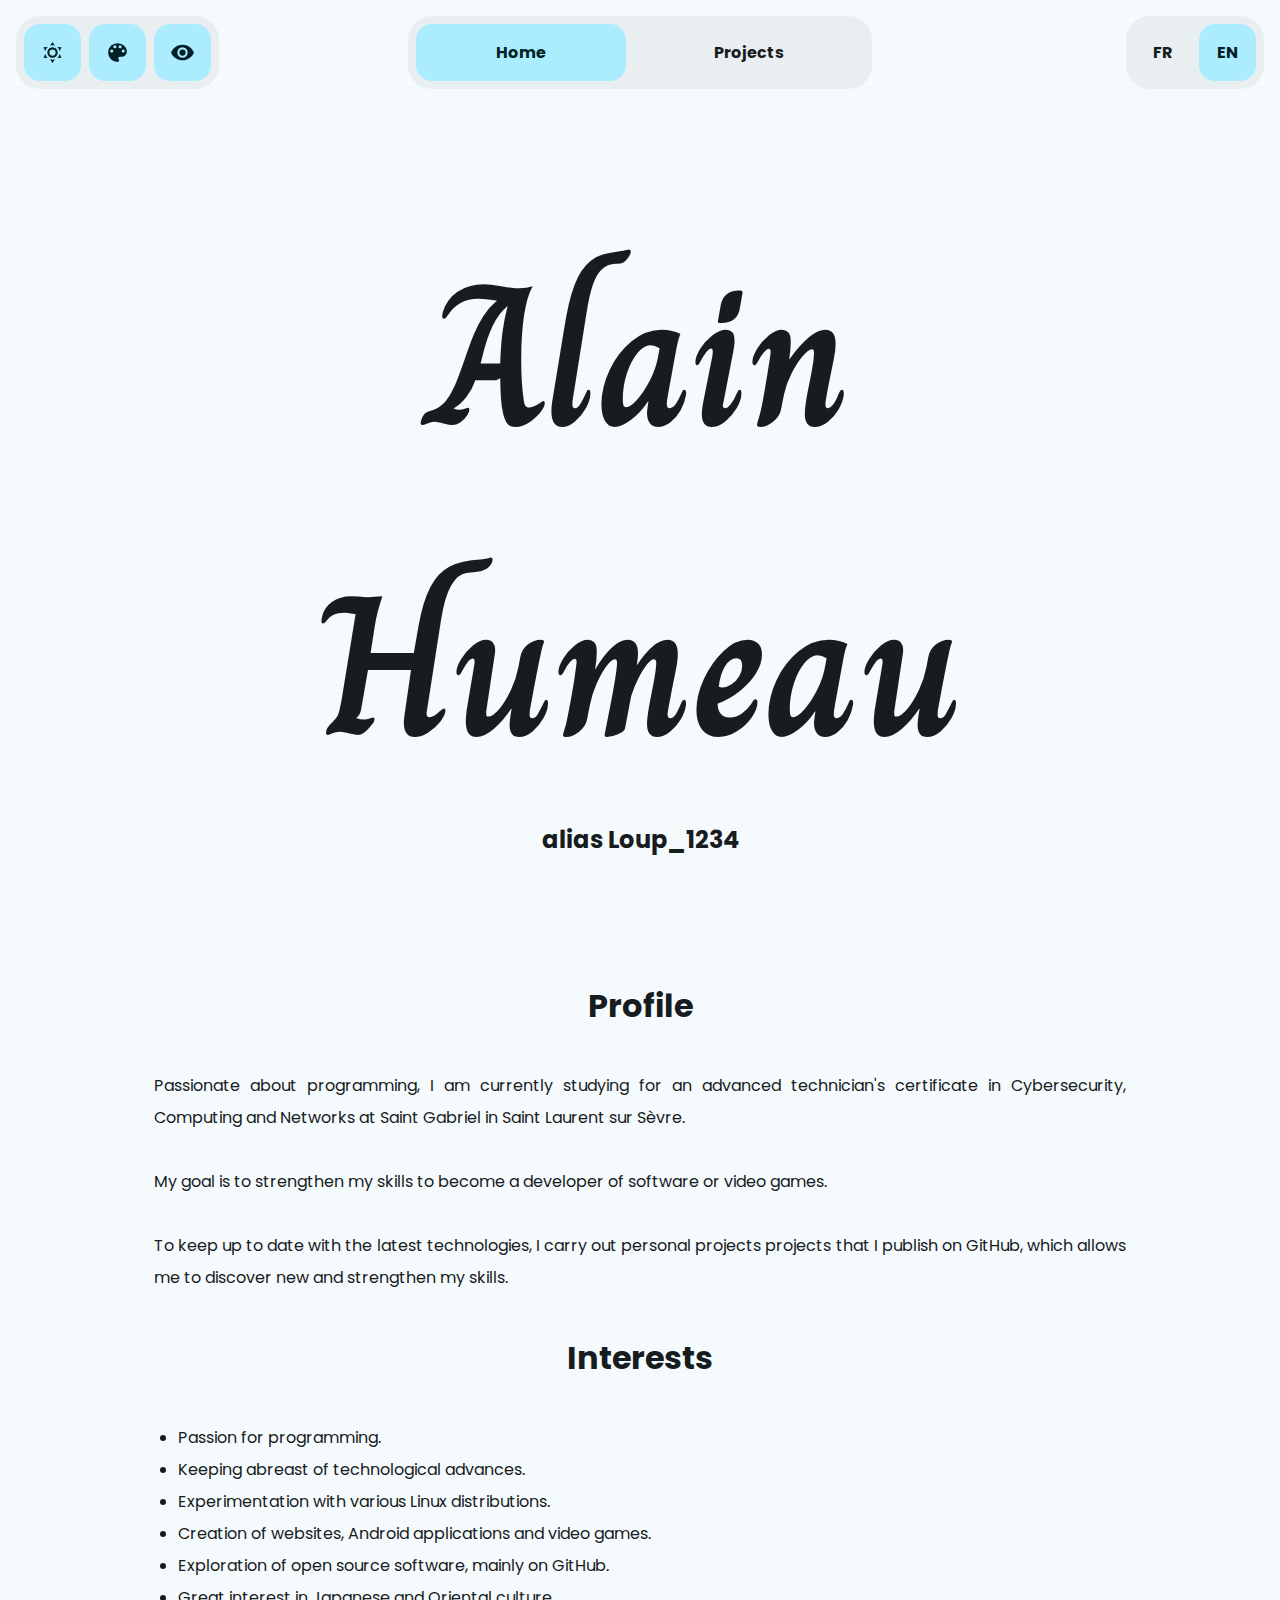
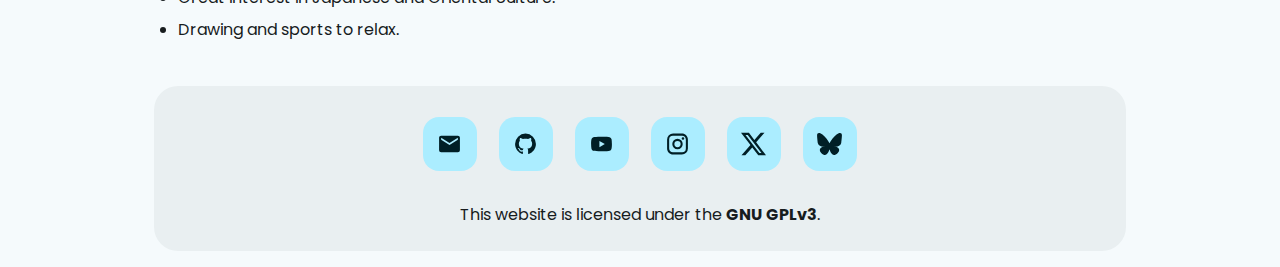
<file: en/home.html>
<!DOCTYPE html>
<html lang="en" data-theme="light">
  <head>
    <title>Home</title>
    <meta charset="UTF-8" />
    <meta name="robots" content="noindex" />
    <meta name="viewport" content="width=device-width, initial-scale=1" />

    <link rel="stylesheet" href="../css/style.css" />
    <link rel="icon" href="../image/Icon.ico" />

    <style>
      @media (max-width: 800px) {
        .theme,
        .lang {
          z-index: 1;
          position: absolute;
          top: 50%;
          transform: translateY(-50%);
          grid-template-columns: auto;
        }
      }
    </style>

    <!--Chargement de la police "Charm"-->

    <link rel="preconnect" href="https://fonts.googleapis.com" />
    <link rel="preconnect" href="https://fonts.gstatic.com" crossorigin />
    <link
      href="https://fonts.googleapis.com/css2?family=Charm:wght@400;700&display=swap"
      rel="stylesheet"
    />
  </head>

  <body>
    <header>
      <div class="theme">
        <button
          aria-label="Theme Button"
          id="themeButton"
          type="button"
        ></button>

        <button aria-label="Colors Button" type="button" onclick="colors()">
          <!--Using the SVG tag allows me to dynamically change the colors based on the theme-->
          <svg xmlns="http://www.w3.org/2000/svg" viewBox="0 0 24 24">
            <title>palette</title>
            <path
              d="M17.5,12A1.5,1.5 0 0,1 16,10.5A1.5,1.5 0 0,1 17.5,9A1.5,1.5 0 0,1 19,10.5A1.5,1.5 0 0,1 17.5,12M14.5,8A1.5,1.5 0 0,1 13,6.5A1.5,1.5 0 0,1 14.5,5A1.5,1.5 0 0,1 16,6.5A1.5,1.5 0 0,1 14.5,8M9.5,8A1.5,1.5 0 0,1 8,6.5A1.5,1.5 0 0,1 9.5,5A1.5,1.5 0 0,1 11,6.5A1.5,1.5 0 0,1 9.5,8M6.5,12A1.5,1.5 0 0,1 5,10.5A1.5,1.5 0 0,1 6.5,9A1.5,1.5 0 0,1 8,10.5A1.5,1.5 0 0,1 6.5,12M12,3A9,9 0 0,0 3,12A9,9 0 0,0 12,21A1.5,1.5 0 0,0 13.5,19.5C13.5,19.11 13.35,18.76 13.11,18.5C12.88,18.23 12.73,17.88 12.73,17.5A1.5,1.5 0 0,1 14.23,16H16A5,5 0 0,0 21,11C21,6.58 16.97,3 12,3Z"
              fill="var(--md-sys-color-on-primary-container)"
            />
          </svg>
        </button>

        <button
          aria-label="Color Blind Button"
          id="colorBlindButton"
          type="button"
          onclick="colorBlind()"
        ></button>
      </div>
      <ul class="navbar">
        <li><a class="active" href="home.html">Home</a></li>
        <li><a href="projects.html">Projects</a></li>
      </ul>
      <ul class="lang">
        <li><a onclick="fr()">FR</a></li>
        <li><a class="active" onclick="en()">EN</a></li>
      </ul>
    </header>

    <div class="linear-gradient"></div>

    <div class="box1">
      <h1>Alain Humeau</h1>
      <h2>alias Loup_1234</h2>
    </div>

    <div class="box2">
      <h1 style="grid-area: h1-1">Profile</h1>

      <p style="grid-area: p">
        Passionate about programming, I am currently studying for an advanced
        technician's certificate in Cybersecurity, Computing and Networks at
        Saint Gabriel in Saint Laurent sur Sèvre.<br /><br />
        My goal is to strengthen my skills to become a developer of software or
        video games.<br /><br />
        To keep up to date with the latest technologies, I carry out personal
        projects projects that I publish on GitHub, which allows me to discover
        new and strengthen my skills.
      </p>

      <h1 style="grid-area: h1-2">Interests</h1>

      <ul style="grid-area: ul">
        <li>Passion for programming.</li>
        <li>Keeping abreast of technological advances.</li>
        <li>Experimentation with various Linux distributions.</li>
        <li>Creation of websites, Android applications and video games.</li>
        <li>Exploration of open source software, mainly on GitHub.</li>
        <li>Great interest in Japanese and Oriental culture.</li>
        <li>Drawing and sports to relax.</li>
      </ul>
    </div>

    <footer>
      <div class="horizontal2">
        <a href="mailto:alainhumeaubui@gmail.com" aria-label="Email"
          ><div class="social-icon">
            <!--Using the SVG tag allows me to dynamically change the colors based on the theme-->
            <svg xmlns="http://www.w3.org/2000/svg" viewBox="0 0 24 24">
              <title>email</title>
              <path
                d="M20,8L12,13L4,8V6L12,11L20,6M20,4H4C2.89,4 2,4.89 2,6V18A2,2 0 0,0 4,20H20A2,2 0 0,0 22,18V6C22,4.89 21.1,4 20,4Z"
                fill="var(--md-sys-color-on-primary-container)"
              />
            </svg></div
        ></a>

        <a
          href="https://github.com/Loup-1234"
          aria-label="Github"
          target="”_blank”"
        >
          <div class="social-icon">
            <!--Using the SVG tag allows me to dynamically change the colors based on the theme-->
            <svg xmlns="http://www.w3.org/2000/svg" viewBox="0 0 24 24">
              <title>github</title>
              <path
                d="M12,2A10,10 0 0,0 2,12C2,16.42 4.87,20.17 8.84,21.5C9.34,21.58 9.5,21.27 9.5,21C9.5,20.77 9.5,20.14 9.5,19.31C6.73,19.91 6.14,17.97 6.14,17.97C5.68,16.81 5.03,16.5 5.03,16.5C4.12,15.88 5.1,15.9 5.1,15.9C6.1,15.97 6.63,16.93 6.63,16.93C7.5,18.45 8.97,18 9.54,17.76C9.63,17.11 9.89,16.67 10.17,16.42C7.95,16.17 5.62,15.31 5.62,11.5C5.62,10.39 6,9.5 6.65,8.79C6.55,8.54 6.2,7.5 6.75,6.15C6.75,6.15 7.59,5.88 9.5,7.17C10.29,6.95 11.15,6.84 12,6.84C12.85,6.84 13.71,6.95 14.5,7.17C16.41,5.88 17.25,6.15 17.25,6.15C17.8,7.5 17.45,8.54 17.35,8.79C18,9.5 18.38,10.39 18.38,11.5C18.38,15.32 16.04,16.16 13.81,16.41C14.17,16.72 14.5,17.33 14.5,18.26C14.5,19.6 14.5,20.68 14.5,21C14.5,21.27 14.66,21.59 15.17,21.5C19.14,20.16 22,16.42 22,12A10,10 0 0,0 12,2Z"
                fill="var(--md-sys-color-on-primary-container)"
              />
            </svg></div
        ></a>

        <a
          href="https://www.youtube.com/@Loup_1234"
          aria-label="YouTube"
          target="”_blank”"
        >
          <div class="social-icon">
            <!--Using the SVG tag allows me to dynamically change the colors based on the theme-->
            <svg xmlns="http://www.w3.org/2000/svg" viewBox="0 0 24 24">
              <title>youtube</title>
              <path
                d="M10,15L15.19,12L10,9V15M21.56,7.17C21.69,7.64 21.78,8.27 21.84,9.07C21.91,9.87 21.94,10.56 21.94,11.16L22,12C22,14.19 21.84,15.8 21.56,16.83C21.31,17.73 20.73,18.31 19.83,18.56C19.36,18.69 18.5,18.78 17.18,18.84C15.88,18.91 14.69,18.94 13.59,18.94L12,19C7.81,19 5.2,18.84 4.17,18.56C3.27,18.31 2.69,17.73 2.44,16.83C2.31,16.36 2.22,15.73 2.16,14.93C2.09,14.13 2.06,13.44 2.06,12.84L2,12C2,9.81 2.16,8.2 2.44,7.17C2.69,6.27 3.27,5.69 4.17,5.44C4.64,5.31 5.5,5.22 6.82,5.16C8.12,5.09 9.31,5.06 10.41,5.06L12,5C16.19,5 18.8,5.16 19.83,5.44C20.73,5.69 21.31,6.27 21.56,7.17Z"
                fill="var(--md-sys-color-on-primary-container)"
              />
            </svg></div
        ></a>

        <a
          href="https://www.instagram.com/loup.1234"
          aria-label="Instagram"
          target="”_blank”"
        >
          <div class="social-icon">
            <!--Using the SVG tag allows me to dynamically change the colors based on the theme-->
            <svg xmlns="http://www.w3.org/2000/svg" viewBox="0 0 24 24">
              <title>instagram</title>
              <path
                d="M7.8,2H16.2C19.4,2 22,4.6 22,7.8V16.2A5.8,5.8 0 0,1 16.2,22H7.8C4.6,22 2,19.4 2,16.2V7.8A5.8,5.8 0 0,1 7.8,2M7.6,4A3.6,3.6 0 0,0 4,7.6V16.4C4,18.39 5.61,20 7.6,20H16.4A3.6,3.6 0 0,0 20,16.4V7.6C20,5.61 18.39,4 16.4,4H7.6M17.25,5.5A1.25,1.25 0 0,1 18.5,6.75A1.25,1.25 0 0,1 17.25,8A1.25,1.25 0 0,1 16,6.75A1.25,1.25 0 0,1 17.25,5.5M12,7A5,5 0 0,1 17,12A5,5 0 0,1 12,17A5,5 0 0,1 7,12A5,5 0 0,1 12,7M12,9A3,3 0 0,0 9,12A3,3 0 0,0 12,15A3,3 0 0,0 15,12A3,3 0 0,0 12,9Z"
                fill="var(--md-sys-color-on-primary-container)"
              />
            </svg></div
        ></a>

        <a href="https://x.com/Loup_1234" aria-label="X" target="”_blank”">
          <div class="social-icon">
            <!--Using the SVG tag allows me to dynamically change the colors based on the theme-->
            <svg xmlns="http://www.w3.org/2000/svg" viewBox="0 0 512 462.799">
              <title>x</title>
              <path
                d="M403.229 0h78.506L310.219 196.04 512 462.799H354.002L230.261 301.007 88.669 462.799h-78.56l183.455-209.683L0 0h161.999l111.856 147.88L403.229 0zm-27.556 415.805h43.505L138.363 44.527h-46.68l283.99 371.278z"
                fill="var(--md-sys-color-on-primary-container)"
              />
            </svg></div
        ></a>

        <a
          href="https://bsky.app/profile/loup1234.bsky.social"
          aria-label="BlueSky"
          target="”_blank”"
        >
          <div class="social-icon">
            <!--Using the SVG tag allows me to dynamically change the colors based on the theme-->
            <svg xmlns="http://www.w3.org/2000/svg" viewBox="0 0 512 512">
              <title>bluesky</title>
              <path
                d="M111.8 62.2C170.2 105.9 233 194.7 256 242.4c23-47.6 85.8-136.4 144.2-180.2c42.1-31.6 110.3-56 110.3 21.8c0 15.5-8.9 130.5-14.1 149.2C478.2 298 412 314.6 353.1 304.5c102.9 17.5 129.1 75.5 72.5 133.5c-107.4 110.2-154.3-27.6-166.3-62.9l0 0c-1.7-4.9-2.6-7.8-3.3-7.8s-1.6 3-3.3 7.8l0 0c-12 35.3-59 173.1-166.3 62.9c-56.5-58-30.4-116 72.5-133.5C100 314.6 33.8 298 15.7 233.1C10.4 214.4 1.5 99.4 1.5 83.9c0-77.8 68.2-53.4 110.3-21.8z"
                fill="var(--md-sys-color-on-primary-container)"
              />
            </svg></div
        ></a>
      </div>

      <div>
        This website is licensed under the
        <a
          href="https://www.gnu.org/licenses/gpl-3.0.en.html"
          aria-label="GNU GPLv3"
          target="”_blank”"
          >GNU GPLv3</a
        >.
      </div>
    </footer>

    <!--The links to the color files are in the "body" tag because we cannot have a "span" tag in the "head" tag-->

    <span id="span-colors">
      <link rel="stylesheet" href="../css/colors/cyan_light.css" />
      <link rel="stylesheet" href="../css/colors/cyan_dark.css" />
    </span>

    <!--The link to the "script" file is in the "body" tag to execute the file when the page loads-->

    <script type="text/javascript" src="../js/script.js"></script>
  </body>
</html>
</file>
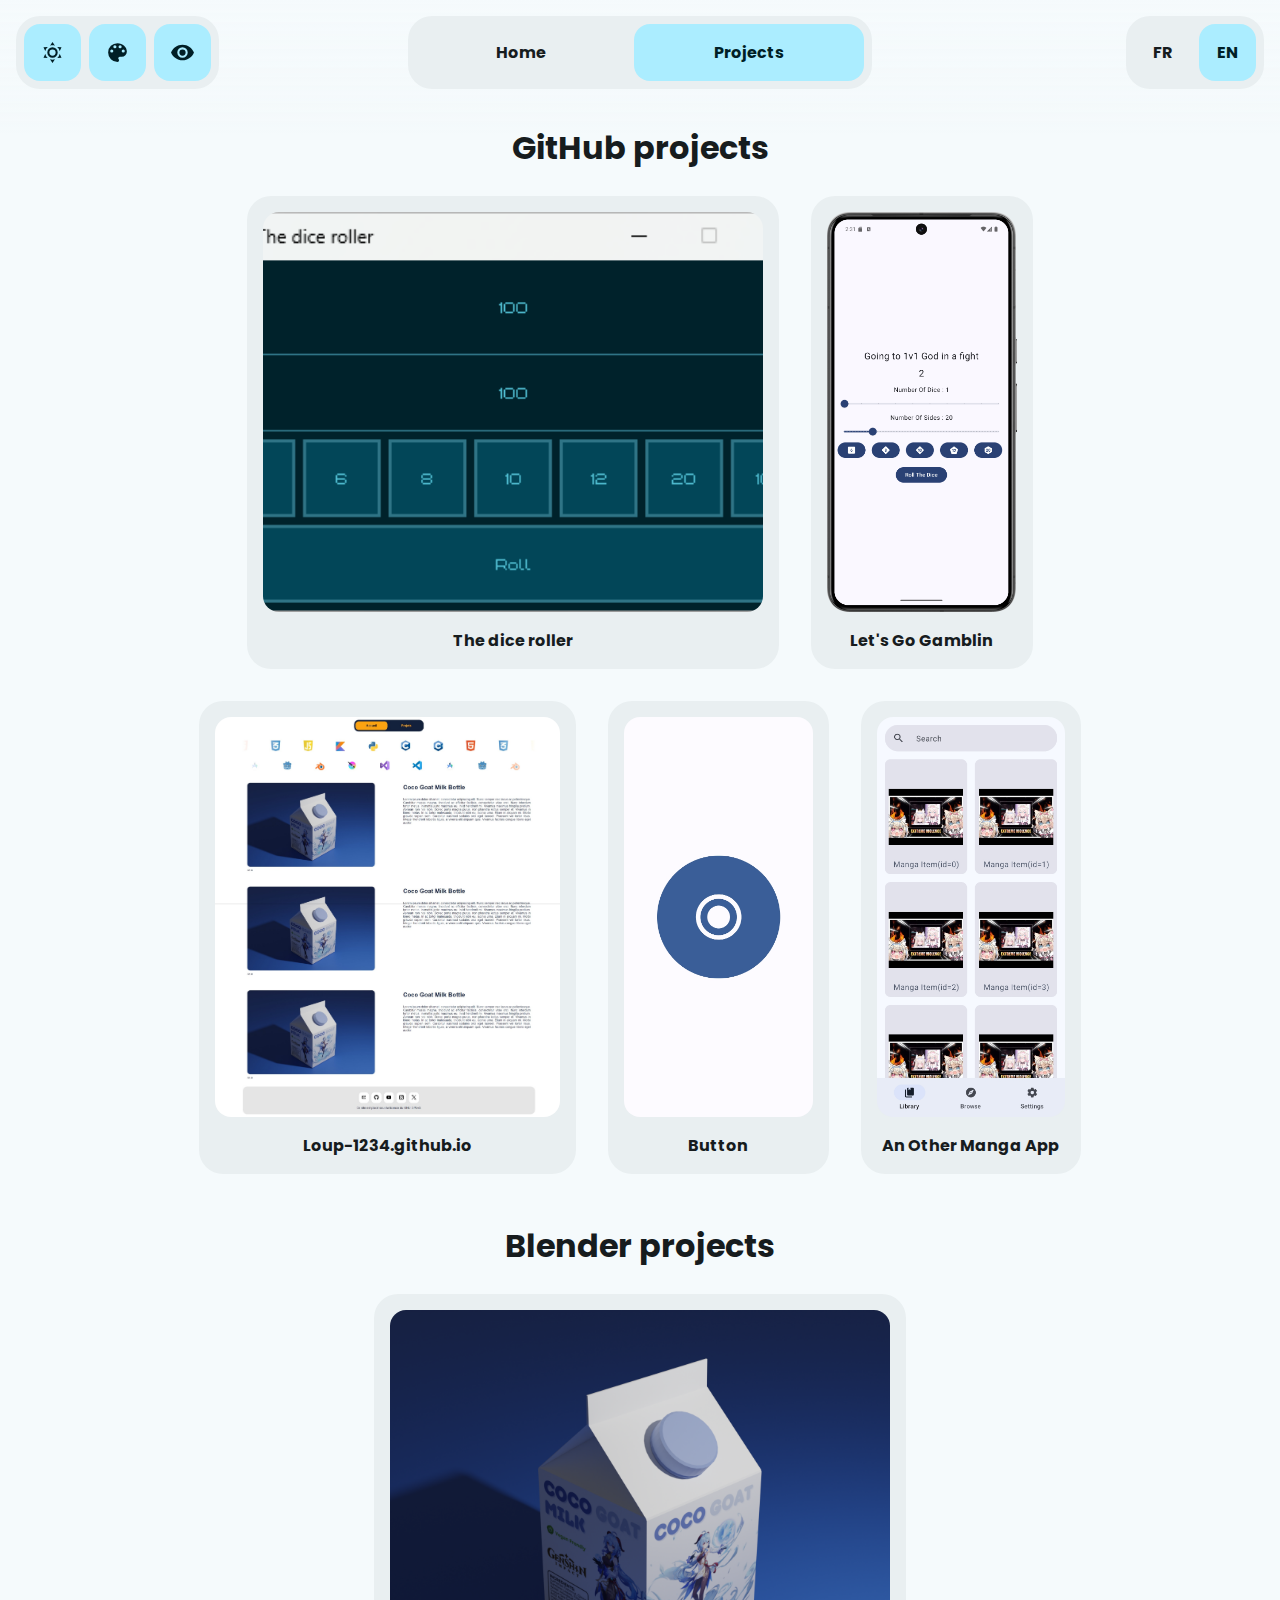
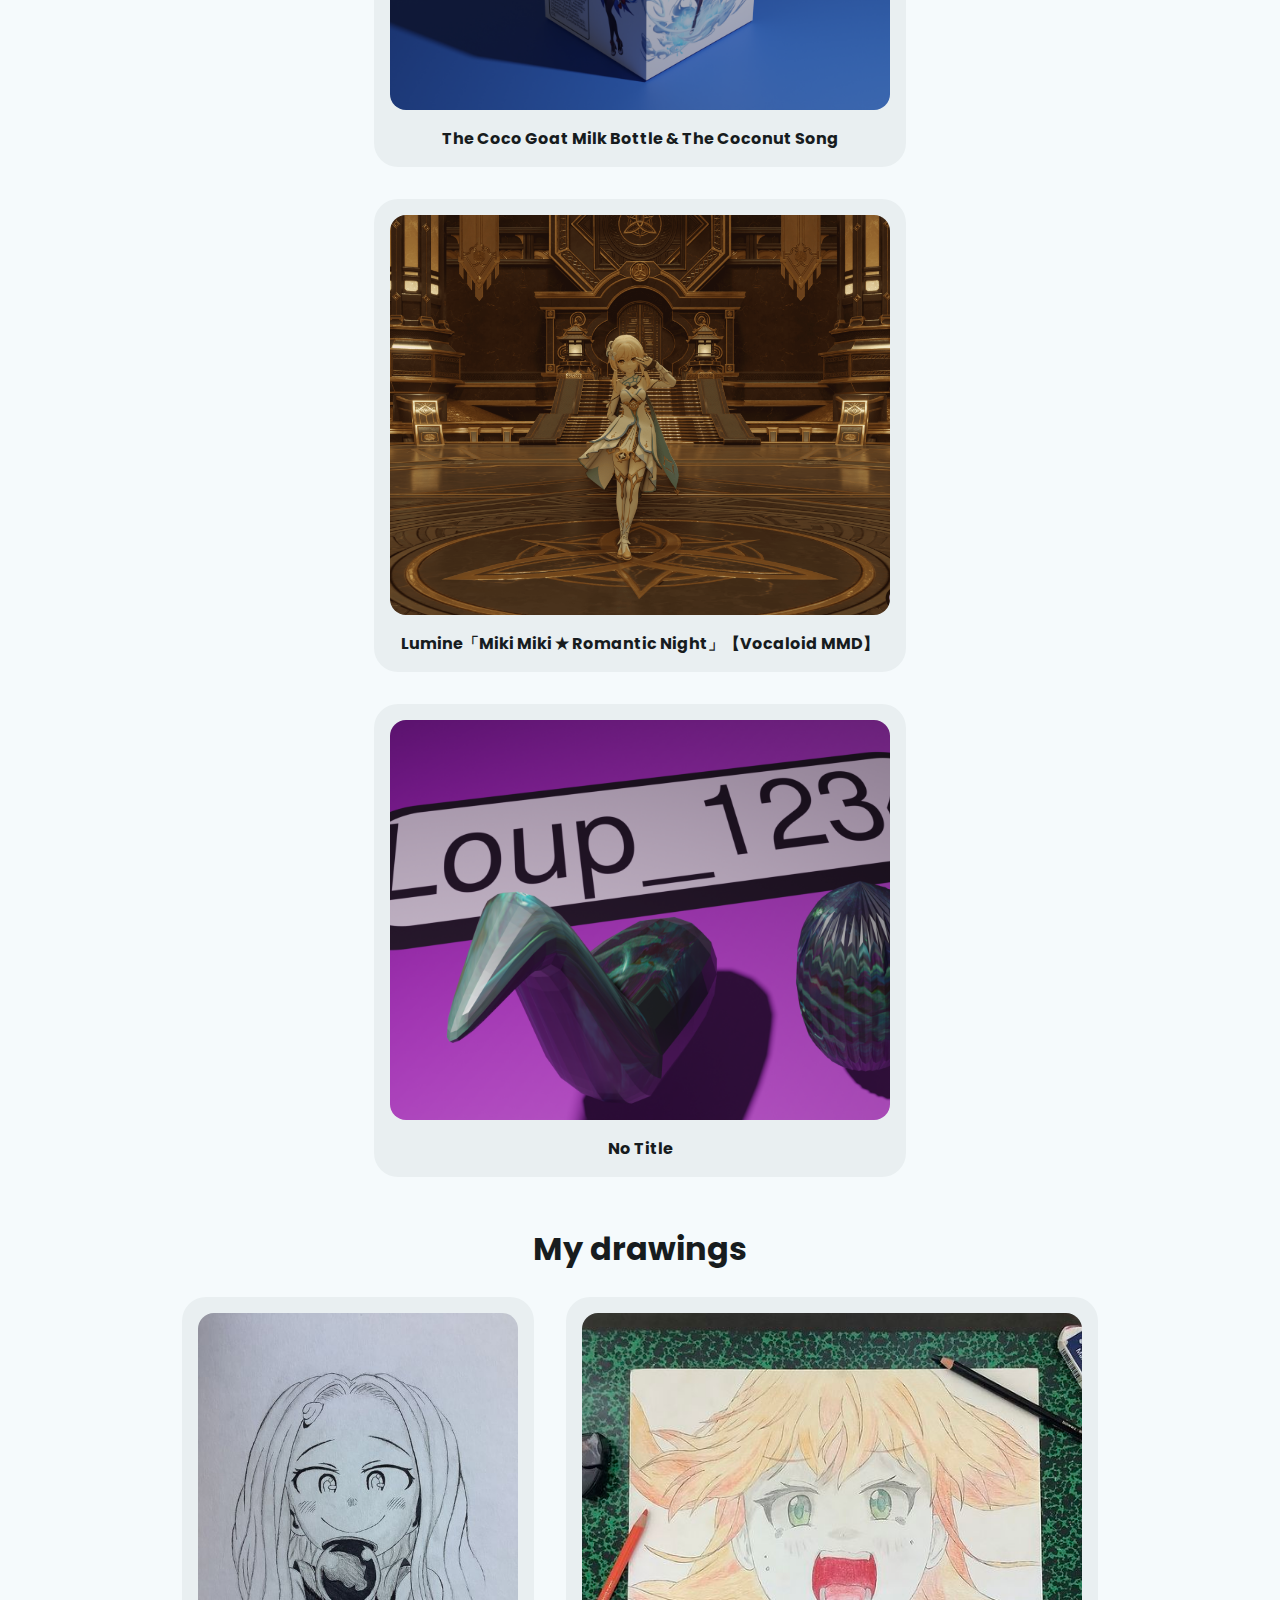
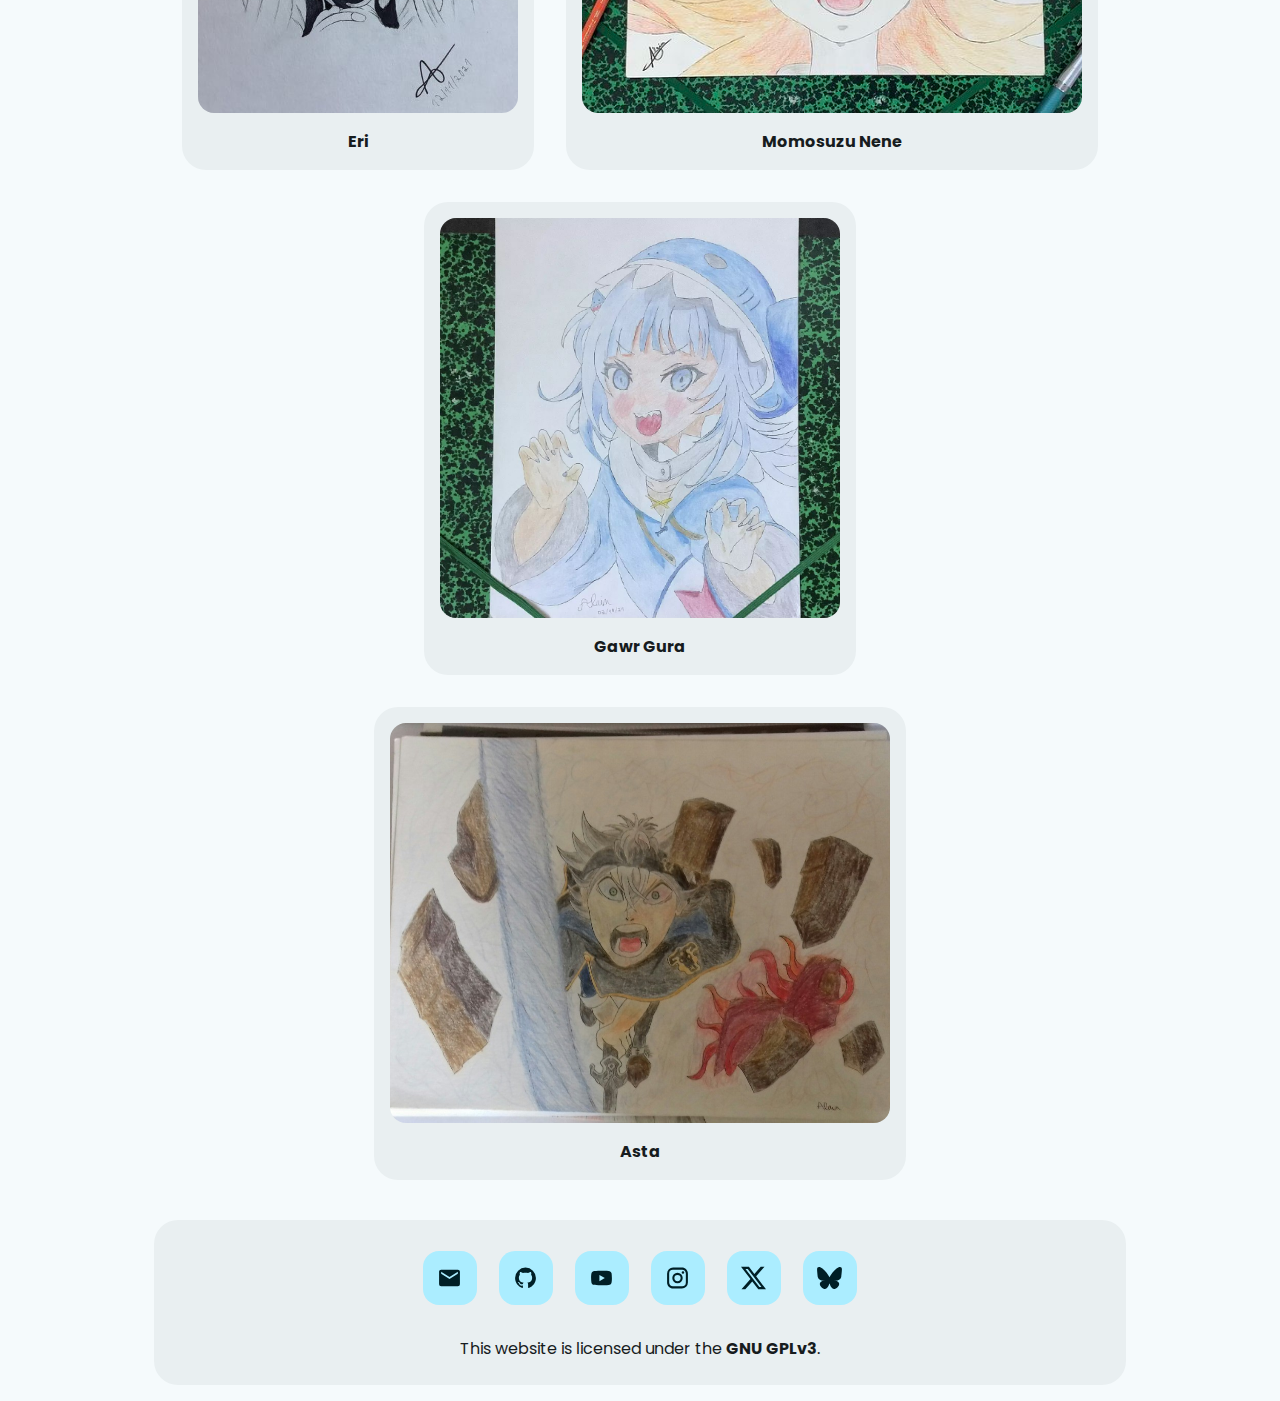
<file: en/projects.html>
<!DOCTYPE html>
<html lang="en" data-theme="light">
  <head>
    <title>Projects</title>
    <meta charset="UTF-8" />
    <meta name="robots" content="noindex" />
    <meta name="viewport" content="width=device-width, initial-scale=1" />

    <link rel="stylesheet" href="../css/style.css" />
    <link rel="icon" href="../image/Icon.ico" />

    <style>
      @media (max-width: 800px) {
        .theme,
        .lang {
          display: none;
        }
      }
    </style>
  </head>

  <body>
    <header>
      <div class="theme">
        <button
          aria-label="Theme Button"
          id="themeButton"
          type="button"
        ></button>

        <button aria-label="Colors Button" type="button" onclick="colors()">
          <!--Using the SVG tag allows me to dynamically change the colors based on the theme-->
          <svg xmlns="http://www.w3.org/2000/svg" viewBox="0 0 24 24">
            <title>palette</title>
            <path
              d="M17.5,12A1.5,1.5 0 0,1 16,10.5A1.5,1.5 0 0,1 17.5,9A1.5,1.5 0 0,1 19,10.5A1.5,1.5 0 0,1 17.5,12M14.5,8A1.5,1.5 0 0,1 13,6.5A1.5,1.5 0 0,1 14.5,5A1.5,1.5 0 0,1 16,6.5A1.5,1.5 0 0,1 14.5,8M9.5,8A1.5,1.5 0 0,1 8,6.5A1.5,1.5 0 0,1 9.5,5A1.5,1.5 0 0,1 11,6.5A1.5,1.5 0 0,1 9.5,8M6.5,12A1.5,1.5 0 0,1 5,10.5A1.5,1.5 0 0,1 6.5,9A1.5,1.5 0 0,1 8,10.5A1.5,1.5 0 0,1 6.5,12M12,3A9,9 0 0,0 3,12A9,9 0 0,0 12,21A1.5,1.5 0 0,0 13.5,19.5C13.5,19.11 13.35,18.76 13.11,18.5C12.88,18.23 12.73,17.88 12.73,17.5A1.5,1.5 0 0,1 14.23,16H16A5,5 0 0,0 21,11C21,6.58 16.97,3 12,3Z"
              fill="var(--md-sys-color-on-primary-container)"
            />
          </svg>
        </button>

        <button
          aria-label="Color Blind Button"
          id="colorBlindButton"
          type="button"
          onclick="colorBlind()"
        ></button>
      </div>
      <ul class="navbar">
        <li><a href="home.html">Home</a></li>
        <li><a class="active" href="projects.html">Projects</a></li>
      </ul>
      <ul class="lang">
        <li><a onclick="fr()">FR</a></li>
        <li><a class="active" onclick="en()">EN</a></li>
      </ul>
    </header>

    <div class="linear-gradient"></div>

    <h1>GitHub projects</h1>
    <div class="horizontal1">
      <a
        class="cards"
        href="https://github.com/Loup-1234/The-dice-roller"
        target="_blank"
      >
        <img
          src="../image/screenshot/Capture d'écran 2025-03-09 161900.png"
          alt="Screenshot de l'application : The dice roller"
        />
        The dice roller
      </a>

      <a
        class="cards"
        href="https://github.com/Loup-1234/Let-s-Go-Gambling"
        target="_blank"
      >
        <img
          src="../image/screenshot/Screenshot_20241116_153139.png"
          alt="Screenshot of the application : Let's Go Gambling"
        />
        Let's Go Gamblin
      </a>

      <a
        class="cards"
        href="https://github.com/Loup-1234/Loup-1234.github.io"
        target="_blank"
      >
        <img
          src="../image/screenshot/Screenshot_19-10-2024_12442_192.168.0.41.jpeg"
          alt="My website"
        />
        Loup-1234.github.io
      </a>

      <a
        class="cards"
        href="https://github.com/Loup-1234/Button"
        target="_blank"
      >
        <img
          src="../image/screenshot/Screenshot_20241019-115142_Button.jpg"
          alt="Screenshot of the application : Button"
        />
        Button
      </a>

      <a
        class="cards"
        href="https://github.com/Loup-1234/An-Other-Manga-App"
        target="_blank"
      >
        <img
          src="../image/screenshot/Screenshot_20241019-115127_An Other Manga App.jpg"
          alt="Screenshot of the application : An Other Manga App"
        />
        An Other Manga App
      </a>
    </div>

    <h1>Blender projects</h1>
    <div class="horizontal1">
      <a
        class="cards"
        href="https://www.youtube.com/watch?v=Nd33Jw1Pdmo&t"
        target="_blank"
      >
        <img
          src="../image/3D/Coco_Goat_Milk_Bottle.png"
          alt="Coco Goat Milk Bottle"
        />
        The Coco Goat Milk Bottle & The Coconut Song
      </a>

      <a
        class="cards"
        href="https://www.youtube.com/watch?v=zpWpSx5VUuQ"
        target="_blank"
      >
        <img src="../image/3D/Lumine.png" alt="Lumine" />
        Lumine「Miki Miki ★ Romantic Night」【Vocaloid MMD】
      </a>

      <a
        class="cards"
        href="https://www.instagram.com/loup.1234/p/CZmv7BoL9vo"
        target="_blank"
      >
        <img src="../image/3D/Untitled.png" alt="Sans titre" />
        No Title
      </a>
    </div>

    <h1>My drawings</h1>
    <div class="horizontal1">
      <a
        class="cards"
        href="https://www.instagram.com/loup.1234/p/CexpESBskem"
        target="_blank"
      >
        <img src="../image/drawing/Eri.jpg" alt="Eri" />
        Eri
      </a>

      <a
        class="cards"
        href="https://www.instagram.com/loup.1234/p/Ces_QLvr6Nj"
        target="_blank"
      >
        <img src="../image/drawing/Momosuzu_Nene.jpg" alt="Momosuzu Nene" />
        Momosuzu Nene
      </a>

      <a
        class="cards"
        href="https://www.instagram.com/loup.1234/p/CVXPaXPjV9E"
        target="_blank"
      >
        <img src="../image/drawing/Gawr_Gura.jpg" alt="Gawr Gura" />
        Gawr Gura
      </a>

      <a
        class="cards"
        href="https://www.instagram.com/loup.1234/p/CT_02wAMdz0"
        target="_blank"
      >
        <img src="../image/drawing/Asta.jpg" alt="Asta" />
        Asta
      </a>
    </div>

    <footer>
      <div class="horizontal2">
        <a href="mailto:alainhumeaubui@gmail.com" aria-label="Email"
          ><div class="social-icon">
            <!--Using the SVG tag allows me to dynamically change the colors based on the theme-->
            <svg xmlns="http://www.w3.org/2000/svg" viewBox="0 0 24 24">
              <title>email</title>
              <path
                d="M20,8L12,13L4,8V6L12,11L20,6M20,4H4C2.89,4 2,4.89 2,6V18A2,2 0 0,0 4,20H20A2,2 0 0,0 22,18V6C22,4.89 21.1,4 20,4Z"
                fill="var(--md-sys-color-on-primary-container)"
              />
            </svg></div
        ></a>

        <a
          href="https://github.com/Loup-1234"
          aria-label="Github"
          target="”_blank”"
        >
          <div class="social-icon">
            <!--Using the SVG tag allows me to dynamically change the colors based on the theme-->
            <svg xmlns="http://www.w3.org/2000/svg" viewBox="0 0 24 24">
              <title>github</title>
              <path
                d="M12,2A10,10 0 0,0 2,12C2,16.42 4.87,20.17 8.84,21.5C9.34,21.58 9.5,21.27 9.5,21C9.5,20.77 9.5,20.14 9.5,19.31C6.73,19.91 6.14,17.97 6.14,17.97C5.68,16.81 5.03,16.5 5.03,16.5C4.12,15.88 5.1,15.9 5.1,15.9C6.1,15.97 6.63,16.93 6.63,16.93C7.5,18.45 8.97,18 9.54,17.76C9.63,17.11 9.89,16.67 10.17,16.42C7.95,16.17 5.62,15.31 5.62,11.5C5.62,10.39 6,9.5 6.65,8.79C6.55,8.54 6.2,7.5 6.75,6.15C6.75,6.15 7.59,5.88 9.5,7.17C10.29,6.95 11.15,6.84 12,6.84C12.85,6.84 13.71,6.95 14.5,7.17C16.41,5.88 17.25,6.15 17.25,6.15C17.8,7.5 17.45,8.54 17.35,8.79C18,9.5 18.38,10.39 18.38,11.5C18.38,15.32 16.04,16.16 13.81,16.41C14.17,16.72 14.5,17.33 14.5,18.26C14.5,19.6 14.5,20.68 14.5,21C14.5,21.27 14.66,21.59 15.17,21.5C19.14,20.16 22,16.42 22,12A10,10 0 0,0 12,2Z"
                fill="var(--md-sys-color-on-primary-container)"
              />
            </svg></div
        ></a>

        <a
          href="https://www.youtube.com/@Loup_1234"
          aria-label="YouTube"
          target="”_blank”"
        >
          <div class="social-icon">
            <!--Using the SVG tag allows me to dynamically change the colors based on the theme-->
            <svg xmlns="http://www.w3.org/2000/svg" viewBox="0 0 24 24">
              <title>youtube</title>
              <path
                d="M10,15L15.19,12L10,9V15M21.56,7.17C21.69,7.64 21.78,8.27 21.84,9.07C21.91,9.87 21.94,10.56 21.94,11.16L22,12C22,14.19 21.84,15.8 21.56,16.83C21.31,17.73 20.73,18.31 19.83,18.56C19.36,18.69 18.5,18.78 17.18,18.84C15.88,18.91 14.69,18.94 13.59,18.94L12,19C7.81,19 5.2,18.84 4.17,18.56C3.27,18.31 2.69,17.73 2.44,16.83C2.31,16.36 2.22,15.73 2.16,14.93C2.09,14.13 2.06,13.44 2.06,12.84L2,12C2,9.81 2.16,8.2 2.44,7.17C2.69,6.27 3.27,5.69 4.17,5.44C4.64,5.31 5.5,5.22 6.82,5.16C8.12,5.09 9.31,5.06 10.41,5.06L12,5C16.19,5 18.8,5.16 19.83,5.44C20.73,5.69 21.31,6.27 21.56,7.17Z"
                fill="var(--md-sys-color-on-primary-container)"
              />
            </svg></div
        ></a>

        <a
          href="https://www.instagram.com/loup.1234"
          aria-label="Instagram"
          target="”_blank”"
        >
          <div class="social-icon">
            <!--Using the SVG tag allows me to dynamically change the colors based on the theme-->
            <svg xmlns="http://www.w3.org/2000/svg" viewBox="0 0 24 24">
              <title>instagram</title>
              <path
                d="M7.8,2H16.2C19.4,2 22,4.6 22,7.8V16.2A5.8,5.8 0 0,1 16.2,22H7.8C4.6,22 2,19.4 2,16.2V7.8A5.8,5.8 0 0,1 7.8,2M7.6,4A3.6,3.6 0 0,0 4,7.6V16.4C4,18.39 5.61,20 7.6,20H16.4A3.6,3.6 0 0,0 20,16.4V7.6C20,5.61 18.39,4 16.4,4H7.6M17.25,5.5A1.25,1.25 0 0,1 18.5,6.75A1.25,1.25 0 0,1 17.25,8A1.25,1.25 0 0,1 16,6.75A1.25,1.25 0 0,1 17.25,5.5M12,7A5,5 0 0,1 17,12A5,5 0 0,1 12,17A5,5 0 0,1 7,12A5,5 0 0,1 12,7M12,9A3,3 0 0,0 9,12A3,3 0 0,0 12,15A3,3 0 0,0 15,12A3,3 0 0,0 12,9Z"
                fill="var(--md-sys-color-on-primary-container)"
              />
            </svg></div
        ></a>

        <a href="https://x.com/Loup_1234" aria-label="X" target="”_blank”">
          <div class="social-icon">
            <!--Using the SVG tag allows me to dynamically change the colors based on the theme-->
            <svg xmlns="http://www.w3.org/2000/svg" viewBox="0 0 512 462.799">
              <title>x</title>
              <path
                d="M403.229 0h78.506L310.219 196.04 512 462.799H354.002L230.261 301.007 88.669 462.799h-78.56l183.455-209.683L0 0h161.999l111.856 147.88L403.229 0zm-27.556 415.805h43.505L138.363 44.527h-46.68l283.99 371.278z"
                fill="var(--md-sys-color-on-primary-container)"
              />
            </svg></div
        ></a>

        <a
          href="https://bsky.app/profile/loup1234.bsky.social"
          aria-label="BlueSky"
          target="”_blank”"
        >
          <div class="social-icon">
            <!--Using the SVG tag allows me to dynamically change the colors based on the theme-->
            <svg xmlns="http://www.w3.org/2000/svg" viewBox="0 0 512 512">
              <title>bluesky</title>
              <path
                d="M111.8 62.2C170.2 105.9 233 194.7 256 242.4c23-47.6 85.8-136.4 144.2-180.2c42.1-31.6 110.3-56 110.3 21.8c0 15.5-8.9 130.5-14.1 149.2C478.2 298 412 314.6 353.1 304.5c102.9 17.5 129.1 75.5 72.5 133.5c-107.4 110.2-154.3-27.6-166.3-62.9l0 0c-1.7-4.9-2.6-7.8-3.3-7.8s-1.6 3-3.3 7.8l0 0c-12 35.3-59 173.1-166.3 62.9c-56.5-58-30.4-116 72.5-133.5C100 314.6 33.8 298 15.7 233.1C10.4 214.4 1.5 99.4 1.5 83.9c0-77.8 68.2-53.4 110.3-21.8z"
                fill="var(--md-sys-color-on-primary-container)"
              />
            </svg></div
        ></a>
      </div>

      <div>
        This website is licensed under the
        <a
          href="https://www.gnu.org/licenses/gpl-3.0.en.html"
          aria-label="GNU GPLv3"
          target="”_blank”"
          >GNU GPLv3</a
        >.
      </div>
    </footer>

    <!--The links to the color files are in the "body" tag because we cannot have a "span" tag in the "head" tag-->

    <span id="span-colors">
      <link rel="stylesheet" href="../css/colors/cyan_light.css" />
      <link rel="stylesheet" href="../css/colors/cyan_dark.css" />
    </span>

    <!--The link to the "script" file is in the "body" tag to execute the file when the page loads-->

    <script type="text/javascript" src="../js/script.js"></script>
  </body>
</html>
</file>
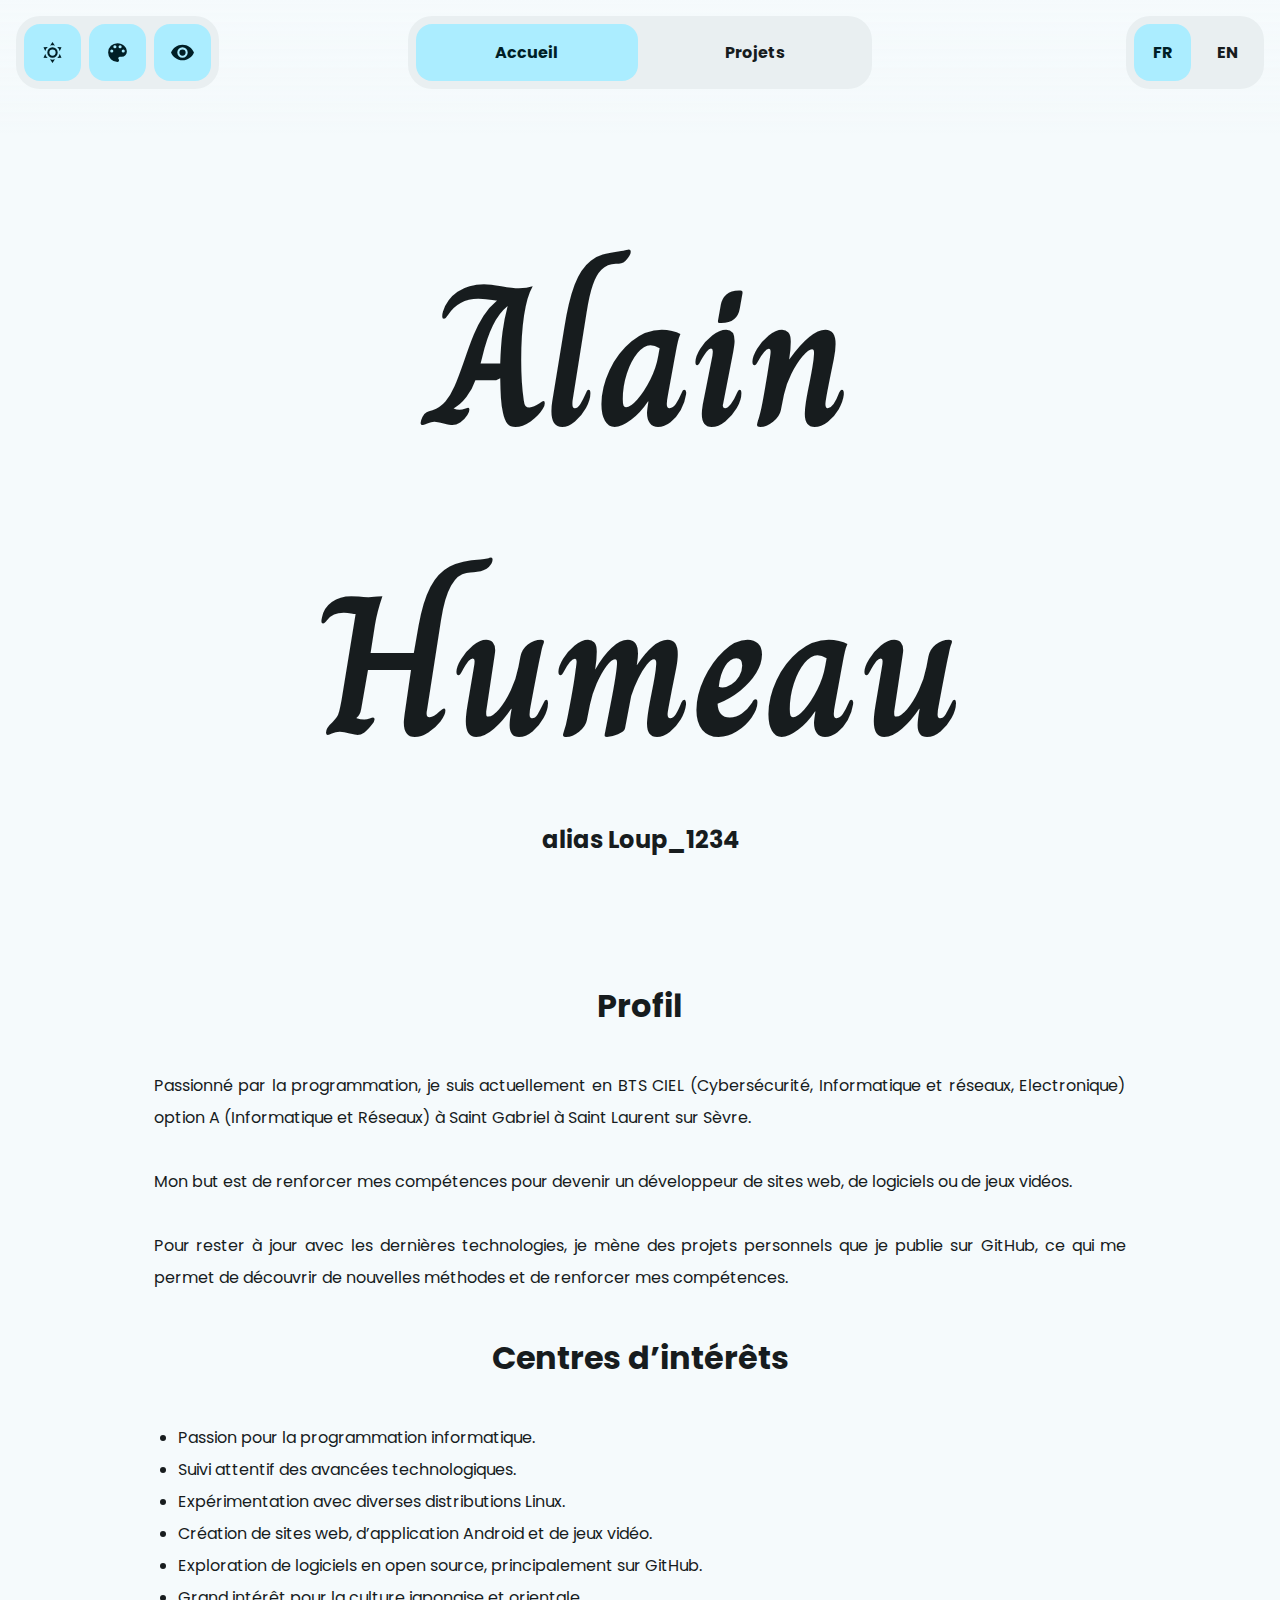
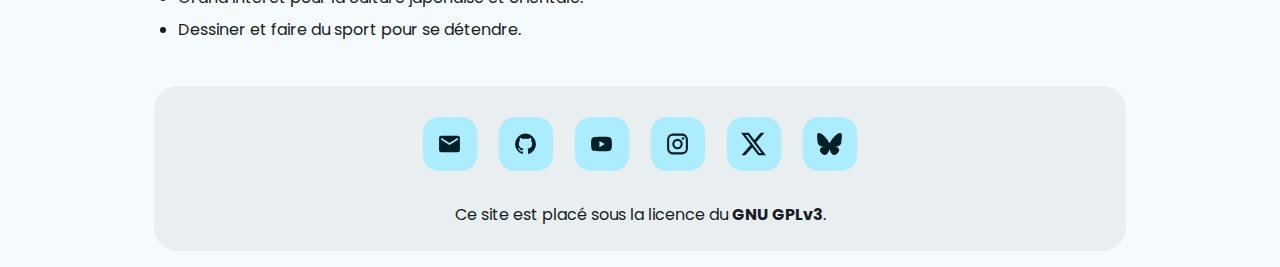
<file: fr/accueil.html>
<!DOCTYPE html>
<html lang="fr" data-theme="light">
  <head>
    <title>Accueil</title>
    <meta charset="UTF-8" />
    <meta name="robots" content="noindex" />
    <meta name="viewport" content="width=device-width, initial-scale=1" />

    <link rel="stylesheet" href="../css/style.css" />
    <link rel="icon" href="../image/Icon.ico" />

    <style>
      @media (max-width: 800px) {
        .theme,
        .lang {
          z-index: 1;
          position: absolute;
          top: 50%;
          transform: translateY(-50%);
          grid-template-columns: auto;
        }
      }
    </style>

    <!--Chargement de la police "Charm"-->

    <link rel="preconnect" href="https://fonts.googleapis.com" />
    <link rel="preconnect" href="https://fonts.gstatic.com" crossorigin />
    <link
      href="https://fonts.googleapis.com/css2?family=Charm:wght@400;700&display=swap"
      rel="stylesheet"
    />
  </head>

  <body>
    <header>
      <div class="theme">
        <button
          aria-label="Bouton Theme"
          id="themeButton"
          type="button"
        ></button>

        <button aria-label="Bouton colors" type="button" onclick="colors()">
          <!--Using the SVG tag allows me to dynamically change the colors based on the theme-->
          <svg xmlns="http://www.w3.org/2000/svg" viewBox="0 0 24 24">
            <title>palette</title>
            <path
              d="M17.5,12A1.5,1.5 0 0,1 16,10.5A1.5,1.5 0 0,1 17.5,9A1.5,1.5 0 0,1 19,10.5A1.5,1.5 0 0,1 17.5,12M14.5,8A1.5,1.5 0 0,1 13,6.5A1.5,1.5 0 0,1 14.5,5A1.5,1.5 0 0,1 16,6.5A1.5,1.5 0 0,1 14.5,8M9.5,8A1.5,1.5 0 0,1 8,6.5A1.5,1.5 0 0,1 9.5,5A1.5,1.5 0 0,1 11,6.5A1.5,1.5 0 0,1 9.5,8M6.5,12A1.5,1.5 0 0,1 5,10.5A1.5,1.5 0 0,1 6.5,9A1.5,1.5 0 0,1 8,10.5A1.5,1.5 0 0,1 6.5,12M12,3A9,9 0 0,0 3,12A9,9 0 0,0 12,21A1.5,1.5 0 0,0 13.5,19.5C13.5,19.11 13.35,18.76 13.11,18.5C12.88,18.23 12.73,17.88 12.73,17.5A1.5,1.5 0 0,1 14.23,16H16A5,5 0 0,0 21,11C21,6.58 16.97,3 12,3Z"
              fill="var(--md-sys-color-on-primary-container)"
            />
          </svg>
        </button>

        <button
          aria-label="Bouton Daltonien"
          id="colorBlindButton"
          type="button"
          onclick="colorBlind()"
        ></button>
      </div>
      <ul class="navbar">
        <li><a class="active" href="accueil.html">Accueil</a></li>
        <li><a href="projets.html">Projets</a></li>
      </ul>
      <ul class="lang">
        <li><a class="active" onclick="fr()">FR</a></li>
        <li><a onclick="en()">EN</a></li>
      </ul>
    </header>

    <div class="linear-gradient"></div>

    <div class="box1">
      <h1>Alain Humeau</h1>
      <h2>alias Loup_1234</h2>
    </div>

    <div class="box2">
      <h1 style="grid-area: h1-1">Profil</h1>

      <p style="grid-area: p">
        Passionné par la programmation, je suis actuellement en BTS CIEL
        (Cybersécurité, Informatique et réseaux, Electronique) option A
        (Informatique et Réseaux) à Saint Gabriel à Saint Laurent sur Sèvre.<br /><br />
        Mon but est de renforcer mes compétences pour devenir un développeur de
        sites web, de logiciels ou de jeux vidéos.<br /><br />
        Pour rester à jour avec les dernières technologies, je mène des projets
        personnels que je publie sur GitHub, ce qui me permet de découvrir de
        nouvelles méthodes et de renforcer mes compétences.
      </p>

      <h1 style="grid-area: h1-2">Centres d’intérêts</h1>

      <ul style="grid-area: ul">
        <li>Passion pour la programmation informatique.</li>
        <li>Suivi attentif des avancées technologiques.</li>
        <li>Expérimentation avec diverses distributions Linux.</li>
        <li>Création de sites web, d’application Android et de jeux vidéo.</li>
        <li>
          Exploration de logiciels en open source, principalement sur GitHub.
        </li>
        <li>Grand intérêt pour la culture japonaise et orientale.</li>
        <li>Dessiner et faire du sport pour se détendre.</li>
      </ul>
    </div>

    <footer>
      <div class="horizontal2">
        <a href="mailto:alainhumeaubui@gmail.com" aria-label="Email"
          ><div class="social-icon">
            <!--Using the SVG tag allows me to dynamically change the colors based on the theme-->
            <svg xmlns="http://www.w3.org/2000/svg" viewBox="0 0 24 24">
              <title>email</title>
              <path
                d="M20,8L12,13L4,8V6L12,11L20,6M20,4H4C2.89,4 2,4.89 2,6V18A2,2 0 0,0 4,20H20A2,2 0 0,0 22,18V6C22,4.89 21.1,4 20,4Z"
                fill="var(--md-sys-color-on-primary-container)"
              />
            </svg></div
        ></a>

        <a
          href="https://github.com/Loup-1234"
          aria-label="Github"
          target="”_blank”"
        >
          <div class="social-icon">
            <!--Using the SVG tag allows me to dynamically change the colors based on the theme-->
            <svg xmlns="http://www.w3.org/2000/svg" viewBox="0 0 24 24">
              <title>github</title>
              <path
                d="M12,2A10,10 0 0,0 2,12C2,16.42 4.87,20.17 8.84,21.5C9.34,21.58 9.5,21.27 9.5,21C9.5,20.77 9.5,20.14 9.5,19.31C6.73,19.91 6.14,17.97 6.14,17.97C5.68,16.81 5.03,16.5 5.03,16.5C4.12,15.88 5.1,15.9 5.1,15.9C6.1,15.97 6.63,16.93 6.63,16.93C7.5,18.45 8.97,18 9.54,17.76C9.63,17.11 9.89,16.67 10.17,16.42C7.95,16.17 5.62,15.31 5.62,11.5C5.62,10.39 6,9.5 6.65,8.79C6.55,8.54 6.2,7.5 6.75,6.15C6.75,6.15 7.59,5.88 9.5,7.17C10.29,6.95 11.15,6.84 12,6.84C12.85,6.84 13.71,6.95 14.5,7.17C16.41,5.88 17.25,6.15 17.25,6.15C17.8,7.5 17.45,8.54 17.35,8.79C18,9.5 18.38,10.39 18.38,11.5C18.38,15.32 16.04,16.16 13.81,16.41C14.17,16.72 14.5,17.33 14.5,18.26C14.5,19.6 14.5,20.68 14.5,21C14.5,21.27 14.66,21.59 15.17,21.5C19.14,20.16 22,16.42 22,12A10,10 0 0,0 12,2Z"
                fill="var(--md-sys-color-on-primary-container)"
              />
            </svg></div
        ></a>

        <a
          href="https://www.youtube.com/@Loup_1234"
          aria-label="YouTube"
          target="”_blank”"
        >
          <div class="social-icon">
            <!--Using the SVG tag allows me to dynamically change the colors based on the theme-->
            <svg xmlns="http://www.w3.org/2000/svg" viewBox="0 0 24 24">
              <title>youtube</title>
              <path
                d="M10,15L15.19,12L10,9V15M21.56,7.17C21.69,7.64 21.78,8.27 21.84,9.07C21.91,9.87 21.94,10.56 21.94,11.16L22,12C22,14.19 21.84,15.8 21.56,16.83C21.31,17.73 20.73,18.31 19.83,18.56C19.36,18.69 18.5,18.78 17.18,18.84C15.88,18.91 14.69,18.94 13.59,18.94L12,19C7.81,19 5.2,18.84 4.17,18.56C3.27,18.31 2.69,17.73 2.44,16.83C2.31,16.36 2.22,15.73 2.16,14.93C2.09,14.13 2.06,13.44 2.06,12.84L2,12C2,9.81 2.16,8.2 2.44,7.17C2.69,6.27 3.27,5.69 4.17,5.44C4.64,5.31 5.5,5.22 6.82,5.16C8.12,5.09 9.31,5.06 10.41,5.06L12,5C16.19,5 18.8,5.16 19.83,5.44C20.73,5.69 21.31,6.27 21.56,7.17Z"
                fill="var(--md-sys-color-on-primary-container)"
              />
            </svg></div
        ></a>

        <a
          href="https://www.instagram.com/loup.1234"
          aria-label="Instagram"
          target="”_blank”"
        >
          <div class="social-icon">
            <!--Using the SVG tag allows me to dynamically change the colors based on the theme-->
            <svg xmlns="http://www.w3.org/2000/svg" viewBox="0 0 24 24">
              <title>instagram</title>
              <path
                d="M7.8,2H16.2C19.4,2 22,4.6 22,7.8V16.2A5.8,5.8 0 0,1 16.2,22H7.8C4.6,22 2,19.4 2,16.2V7.8A5.8,5.8 0 0,1 7.8,2M7.6,4A3.6,3.6 0 0,0 4,7.6V16.4C4,18.39 5.61,20 7.6,20H16.4A3.6,3.6 0 0,0 20,16.4V7.6C20,5.61 18.39,4 16.4,4H7.6M17.25,5.5A1.25,1.25 0 0,1 18.5,6.75A1.25,1.25 0 0,1 17.25,8A1.25,1.25 0 0,1 16,6.75A1.25,1.25 0 0,1 17.25,5.5M12,7A5,5 0 0,1 17,12A5,5 0 0,1 12,17A5,5 0 0,1 7,12A5,5 0 0,1 12,7M12,9A3,3 0 0,0 9,12A3,3 0 0,0 12,15A3,3 0 0,0 15,12A3,3 0 0,0 12,9Z"
                fill="var(--md-sys-color-on-primary-container)"
              />
            </svg></div
        ></a>

        <a href="https://x.com/Loup_1234" aria-label="X" target="”_blank”">
          <div class="social-icon">
            <!--Using the SVG tag allows me to dynamically change the colors based on the theme-->
            <svg xmlns="http://www.w3.org/2000/svg" viewBox="0 0 512 462.799">
              <title>x</title>
              <path
                d="M403.229 0h78.506L310.219 196.04 512 462.799H354.002L230.261 301.007 88.669 462.799h-78.56l183.455-209.683L0 0h161.999l111.856 147.88L403.229 0zm-27.556 415.805h43.505L138.363 44.527h-46.68l283.99 371.278z"
                fill="var(--md-sys-color-on-primary-container)"
              />
            </svg></div
        ></a>

        <a
          href="https://bsky.app/profile/loup1234.bsky.social"
          aria-label="BlueSky"
          target="”_blank”"
        >
          <div class="social-icon">
            <!--Using the SVG tag allows me to dynamically change the colors based on the theme-->
            <svg xmlns="http://www.w3.org/2000/svg" viewBox="0 0 512 512">
              <title>bluesky</title>
              <path
                d="M111.8 62.2C170.2 105.9 233 194.7 256 242.4c23-47.6 85.8-136.4 144.2-180.2c42.1-31.6 110.3-56 110.3 21.8c0 15.5-8.9 130.5-14.1 149.2C478.2 298 412 314.6 353.1 304.5c102.9 17.5 129.1 75.5 72.5 133.5c-107.4 110.2-154.3-27.6-166.3-62.9l0 0c-1.7-4.9-2.6-7.8-3.3-7.8s-1.6 3-3.3 7.8l0 0c-12 35.3-59 173.1-166.3 62.9c-56.5-58-30.4-116 72.5-133.5C100 314.6 33.8 298 15.7 233.1C10.4 214.4 1.5 99.4 1.5 83.9c0-77.8 68.2-53.4 110.3-21.8z"
                fill="var(--md-sys-color-on-primary-container)"
              />
            </svg></div
        ></a>
      </div>

      <div>
        Ce site est placé sous la licence du
        <a
          href="https://www.gnu.org/licenses/gpl-3.0.en.html"
          aria-label="GNU GPLv3"
          target="”_blank”"
          >GNU GPLv3</a
        >.
      </div>
    </footer>

    <!--The links to the color files are in the "body" tag because we cannot have a "span" tag in the "head" tag-->

    <span id="span-colors">
      <link rel="stylesheet" href="../css/colors/cyan_light.css" />
      <link rel="stylesheet" href="../css/colors/cyan_dark.css" />
    </span>

    <!--The link to the "script" file is in the "body" tag to execute the file when the page loads-->

    <script type="text/javascript" src="../js/script.js"></script>
  </body>
</html>
</file>
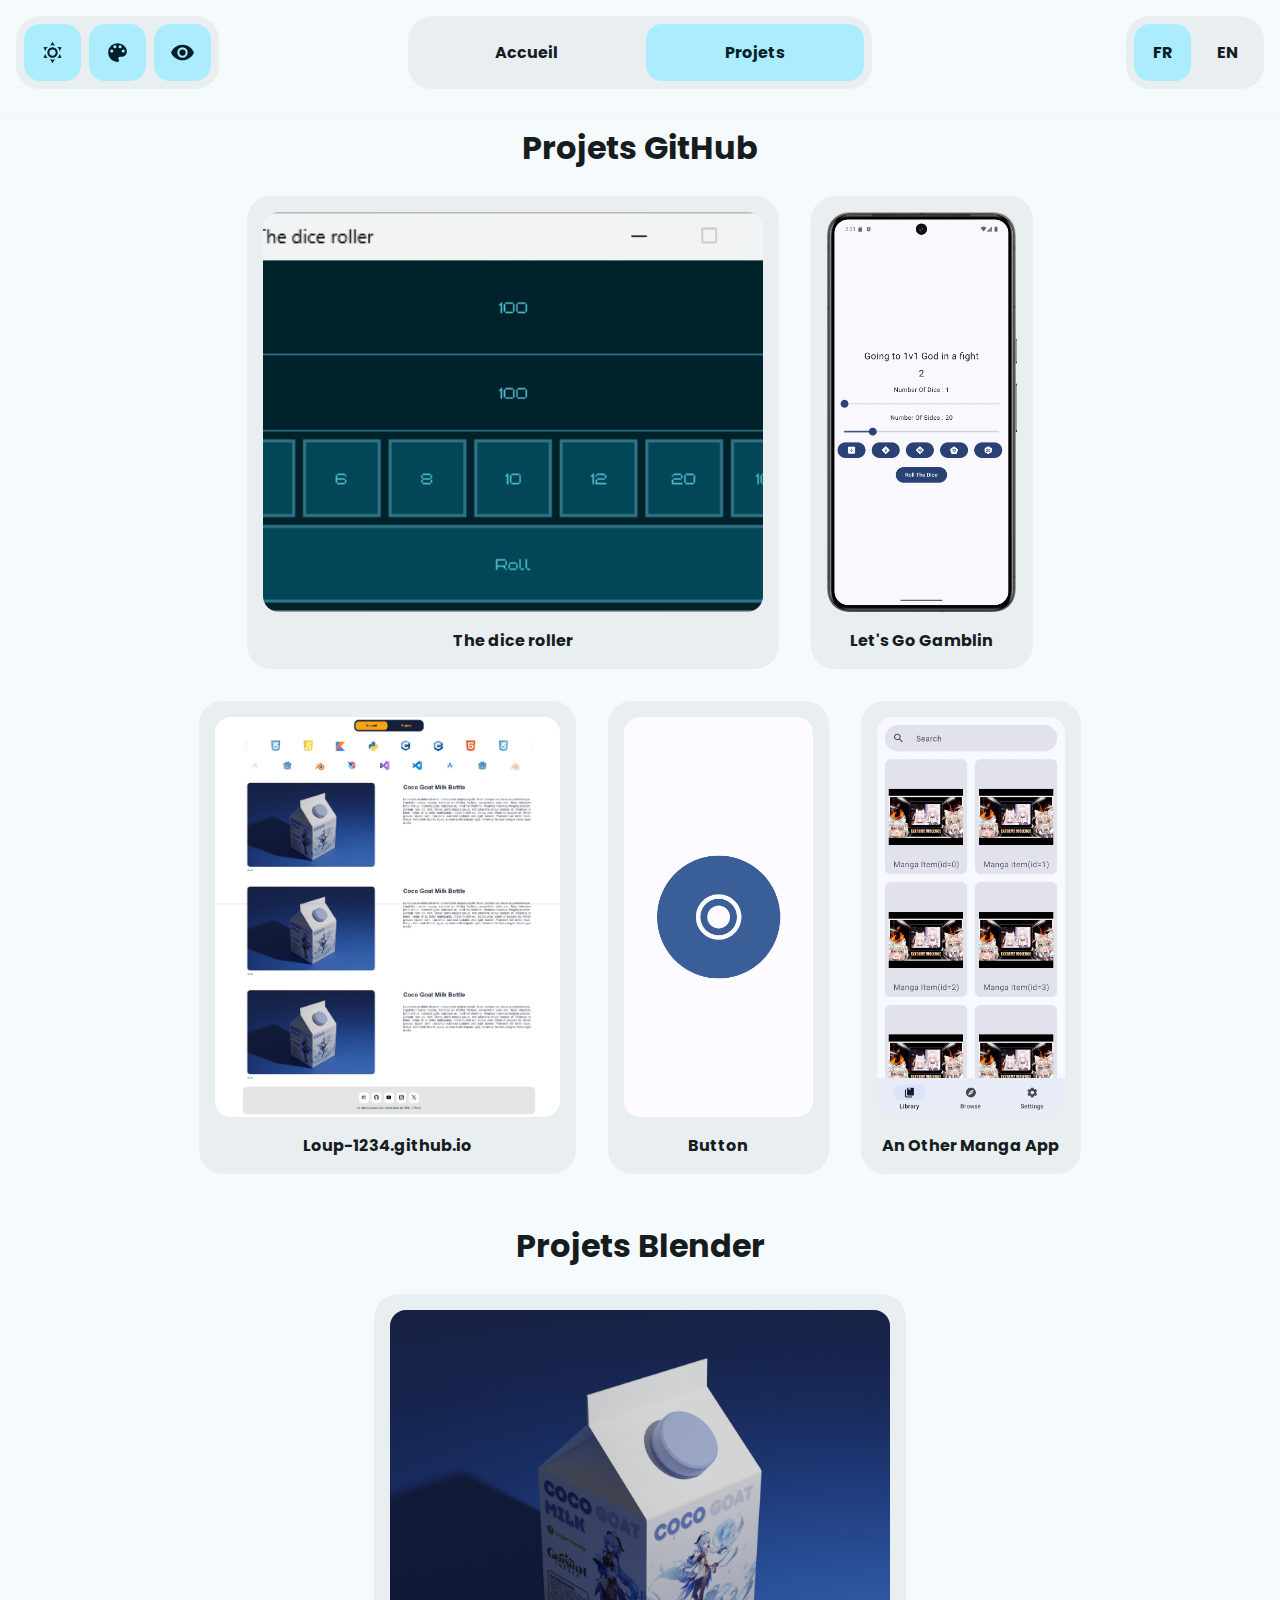
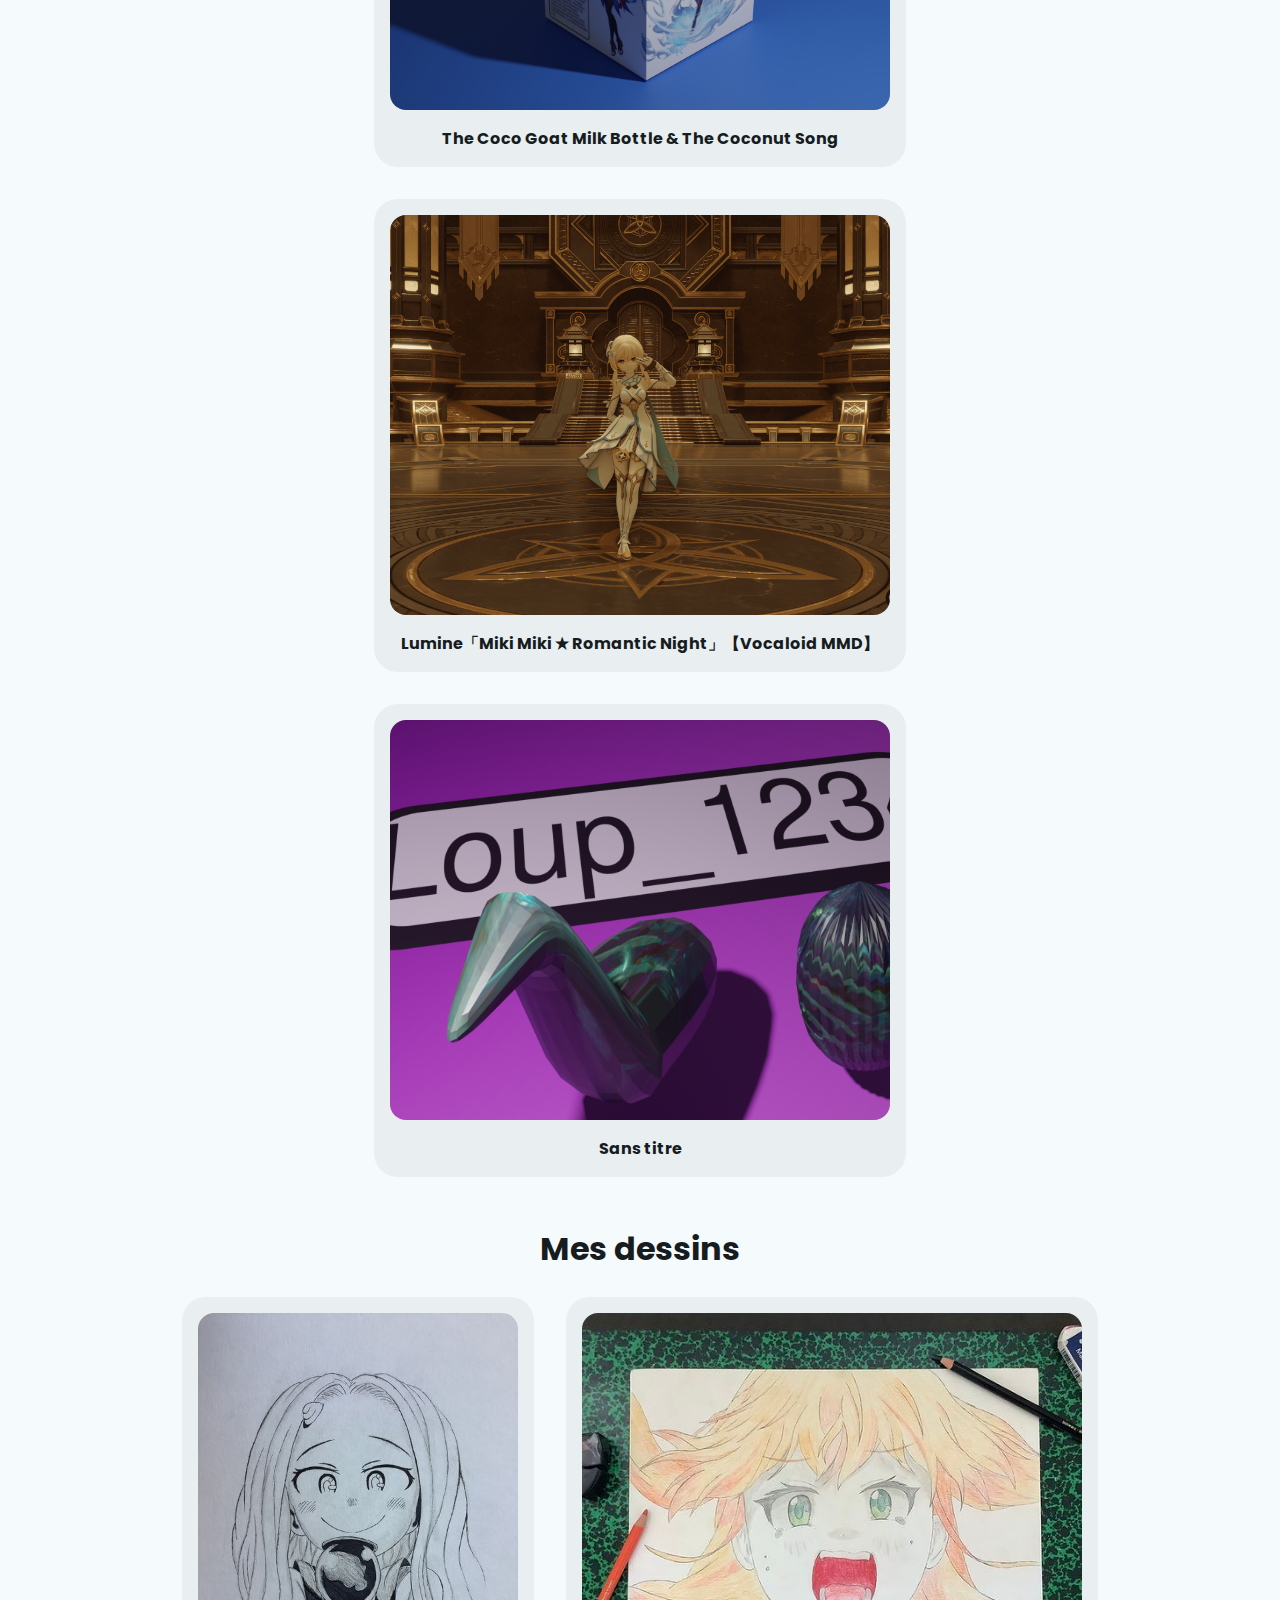
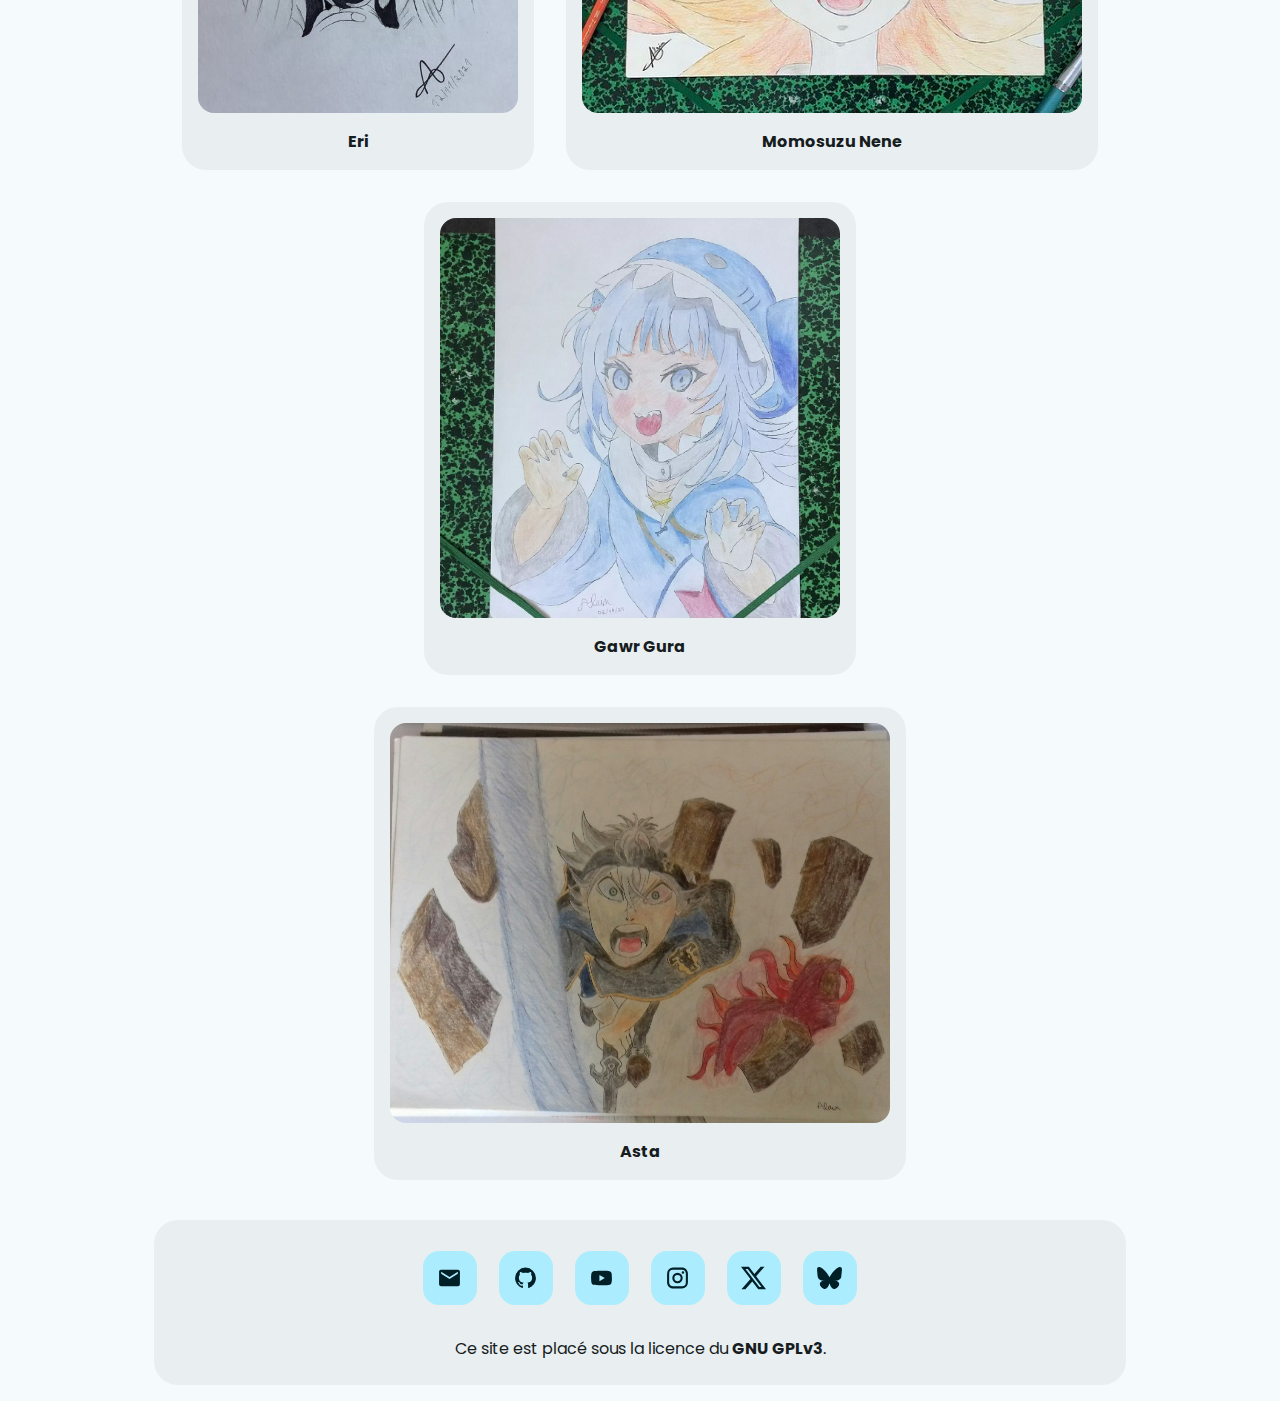
<file: fr/projets.html>
<!DOCTYPE html>
<html lang="fr" data-theme="light">
  <head>
    <title>Projets</title>
    <meta charset="UTF-8" />
    <meta name="robots" content="noindex" />
    <meta name="viewport" content="width=device-width, initial-scale=1" />

    <link rel="stylesheet" href="../css/style.css" />
    <link rel="icon" href="../image/Icon.ico" />

    <style>
      @media (max-width: 800px) {
        .theme,
        .lang {
          display: none;
        }
      }
    </style>
  </head>

  <body>
    <header>
      <div class="theme">
        <button
          aria-label="Bouton Theme"
          id="themeButton"
          type="button"
        ></button>

        <button aria-label="Bouton colors" type="button" onclick="colors()">
          <!--Using the SVG tag allows me to dynamically change the colors based on the theme-->
          <svg xmlns="http://www.w3.org/2000/svg" viewBox="0 0 24 24">
            <title>palette</title>
            <path
              d="M17.5,12A1.5,1.5 0 0,1 16,10.5A1.5,1.5 0 0,1 17.5,9A1.5,1.5 0 0,1 19,10.5A1.5,1.5 0 0,1 17.5,12M14.5,8A1.5,1.5 0 0,1 13,6.5A1.5,1.5 0 0,1 14.5,5A1.5,1.5 0 0,1 16,6.5A1.5,1.5 0 0,1 14.5,8M9.5,8A1.5,1.5 0 0,1 8,6.5A1.5,1.5 0 0,1 9.5,5A1.5,1.5 0 0,1 11,6.5A1.5,1.5 0 0,1 9.5,8M6.5,12A1.5,1.5 0 0,1 5,10.5A1.5,1.5 0 0,1 6.5,9A1.5,1.5 0 0,1 8,10.5A1.5,1.5 0 0,1 6.5,12M12,3A9,9 0 0,0 3,12A9,9 0 0,0 12,21A1.5,1.5 0 0,0 13.5,19.5C13.5,19.11 13.35,18.76 13.11,18.5C12.88,18.23 12.73,17.88 12.73,17.5A1.5,1.5 0 0,1 14.23,16H16A5,5 0 0,0 21,11C21,6.58 16.97,3 12,3Z"
              fill="var(--md-sys-color-on-primary-container)"
            />
          </svg>
        </button>

        <button
          aria-label="Bouton Daltonien"
          id="colorBlindButton"
          type="button"
          onclick="colorBlind()"
        ></button>
      </div>
      <ul class="navbar">
        <li><a href="accueil.html">Accueil</a></li>
        <li><a class="active" href="projets.html">Projets</a></li>
      </ul>
      <ul class="lang">
        <li><a class="active" onclick="fr()">FR</a></li>
        <li><a onclick="en()">EN</a></li>
      </ul>
    </header>

    <div class="linear-gradient"></div>

    <h1>Projets GitHub</h1>
    <div class="horizontal1">
      <a
        class="cards"
        href="https://github.com/Loup-1234/The-dice-roller"
        target="_blank"
      >
        <img
          src="../image/screenshot/Capture d'écran 2025-03-09 161900.png"
          alt="Screenshot de l'application : The dice roller"
        />
        The dice roller
      </a>

      <a
        class="cards"
        href="https://github.com/Loup-1234/Let-s-Go-Gambling"
        target="_blank"
      >
        <img
          src="../image/screenshot/Screenshot_20241116_153139.png"
          alt="Screenshot de l'application : Let's Go Gambling"
        />
        Let's Go Gamblin
      </a>

      <a
        class="cards"
        href="https://github.com/Loup-1234/Loup-1234.github.io"
        target="_blank"
      >
        <img
          src="../image/screenshot/Screenshot_19-10-2024_12442_192.168.0.41.jpeg"
          alt="Mon site internet"
        />
        Loup-1234.github.io
      </a>

      <a
        class="cards"
        href="https://github.com/Loup-1234/Button"
        target="_blank"
      >
        <img
          src="../image/screenshot/Screenshot_20241019-115142_Button.jpg"
          alt="Screenshot de l'application : Button"
        />
        Button
      </a>

      <a
        class="cards"
        href="https://github.com/Loup-1234/An-Other-Manga-App"
        target="_blank"
      >
        <img
          src="../image/screenshot/Screenshot_20241019-115127_An Other Manga App.jpg"
          alt="Screenshot de l'application : An Other Manga App"
        />
        An Other Manga App
      </a>
    </div>

    <h1>Projets Blender</h1>
    <div class="horizontal1">
      <a
        class="cards"
        href="https://www.youtube.com/watch?v=Nd33Jw1Pdmo&t"
        target="_blank"
      >
        <img
          src="../image/3D/Coco_Goat_Milk_Bottle.png"
          alt="Coco Goat Milk Bottle"
        />
        The Coco Goat Milk Bottle & The Coconut Song
      </a>

      <a
        class="cards"
        href="https://www.youtube.com/watch?v=zpWpSx5VUuQ"
        target="_blank"
      >
        <img src="../image/3D/Lumine.png" alt="Lumine" />
        Lumine「Miki Miki ★ Romantic Night」【Vocaloid MMD】
      </a>

      <a
        class="cards"
        href="https://www.instagram.com/loup.1234/p/CZmv7BoL9vo"
        target="_blank"
      >
        <img src="../image/3D/Untitled.png" alt="Sans titre" />
        Sans titre
      </a>
    </div>

    <h1>Mes dessins</h1>
    <div class="horizontal1">
      <a
        class="cards"
        href="https://www.instagram.com/loup.1234/p/CexpESBskem"
        target="_blank"
      >
        <img src="../image/drawing/Eri.jpg" alt="Eri" />
        Eri
      </a>

      <a
        class="cards"
        href="https://www.instagram.com/loup.1234/p/Ces_QLvr6Nj"
        target="_blank"
      >
        <img src="../image/drawing/Momosuzu_Nene.jpg" alt="Momosuzu Nene" />
        Momosuzu Nene
      </a>

      <a
        class="cards"
        href="https://www.instagram.com/loup.1234/p/CVXPaXPjV9E"
        target="_blank"
      >
        <img src="../image/drawing/Gawr_Gura.jpg" alt="Gawr Gura" />
        Gawr Gura
      </a>

      <a
        class="cards"
        href="https://www.instagram.com/loup.1234/p/CT_02wAMdz0"
        target="_blank"
      >
        <img src="../image/drawing/Asta.jpg" alt="Asta" />
        Asta
      </a>
    </div>

    <footer>
      <div class="horizontal2">
        <a href="mailto:alainhumeaubui@gmail.com" aria-label="Email"
          ><div class="social-icon">
            <!--Using the SVG tag allows me to dynamically change the colors based on the theme-->
            <svg xmlns="http://www.w3.org/2000/svg" viewBox="0 0 24 24">
              <title>email</title>
              <path
                d="M20,8L12,13L4,8V6L12,11L20,6M20,4H4C2.89,4 2,4.89 2,6V18A2,2 0 0,0 4,20H20A2,2 0 0,0 22,18V6C22,4.89 21.1,4 20,4Z"
                fill="var(--md-sys-color-on-primary-container)"
              />
            </svg></div
        ></a>

        <a
          href="https://github.com/Loup-1234"
          aria-label="Github"
          target="”_blank”"
        >
          <div class="social-icon">
            <!--Using the SVG tag allows me to dynamically change the colors based on the theme-->
            <svg xmlns="http://www.w3.org/2000/svg" viewBox="0 0 24 24">
              <title>github</title>
              <path
                d="M12,2A10,10 0 0,0 2,12C2,16.42 4.87,20.17 8.84,21.5C9.34,21.58 9.5,21.27 9.5,21C9.5,20.77 9.5,20.14 9.5,19.31C6.73,19.91 6.14,17.97 6.14,17.97C5.68,16.81 5.03,16.5 5.03,16.5C4.12,15.88 5.1,15.9 5.1,15.9C6.1,15.97 6.63,16.93 6.63,16.93C7.5,18.45 8.97,18 9.54,17.76C9.63,17.11 9.89,16.67 10.17,16.42C7.95,16.17 5.62,15.31 5.62,11.5C5.62,10.39 6,9.5 6.65,8.79C6.55,8.54 6.2,7.5 6.75,6.15C6.75,6.15 7.59,5.88 9.5,7.17C10.29,6.95 11.15,6.84 12,6.84C12.85,6.84 13.71,6.95 14.5,7.17C16.41,5.88 17.25,6.15 17.25,6.15C17.8,7.5 17.45,8.54 17.35,8.79C18,9.5 18.38,10.39 18.38,11.5C18.38,15.32 16.04,16.16 13.81,16.41C14.17,16.72 14.5,17.33 14.5,18.26C14.5,19.6 14.5,20.68 14.5,21C14.5,21.27 14.66,21.59 15.17,21.5C19.14,20.16 22,16.42 22,12A10,10 0 0,0 12,2Z"
                fill="var(--md-sys-color-on-primary-container)"
              />
            </svg></div
        ></a>

        <a
          href="https://www.youtube.com/@Loup_1234"
          aria-label="YouTube"
          target="”_blank”"
        >
          <div class="social-icon">
            <!--Using the SVG tag allows me to dynamically change the colors based on the theme-->
            <svg xmlns="http://www.w3.org/2000/svg" viewBox="0 0 24 24">
              <title>youtube</title>
              <path
                d="M10,15L15.19,12L10,9V15M21.56,7.17C21.69,7.64 21.78,8.27 21.84,9.07C21.91,9.87 21.94,10.56 21.94,11.16L22,12C22,14.19 21.84,15.8 21.56,16.83C21.31,17.73 20.73,18.31 19.83,18.56C19.36,18.69 18.5,18.78 17.18,18.84C15.88,18.91 14.69,18.94 13.59,18.94L12,19C7.81,19 5.2,18.84 4.17,18.56C3.27,18.31 2.69,17.73 2.44,16.83C2.31,16.36 2.22,15.73 2.16,14.93C2.09,14.13 2.06,13.44 2.06,12.84L2,12C2,9.81 2.16,8.2 2.44,7.17C2.69,6.27 3.27,5.69 4.17,5.44C4.64,5.31 5.5,5.22 6.82,5.16C8.12,5.09 9.31,5.06 10.41,5.06L12,5C16.19,5 18.8,5.16 19.83,5.44C20.73,5.69 21.31,6.27 21.56,7.17Z"
                fill="var(--md-sys-color-on-primary-container)"
              />
            </svg></div
        ></a>

        <a
          href="https://www.instagram.com/loup.1234"
          aria-label="Instagram"
          target="”_blank”"
        >
          <div class="social-icon">
            <!--Using the SVG tag allows me to dynamically change the colors based on the theme-->
            <svg xmlns="http://www.w3.org/2000/svg" viewBox="0 0 24 24">
              <title>instagram</title>
              <path
                d="M7.8,2H16.2C19.4,2 22,4.6 22,7.8V16.2A5.8,5.8 0 0,1 16.2,22H7.8C4.6,22 2,19.4 2,16.2V7.8A5.8,5.8 0 0,1 7.8,2M7.6,4A3.6,3.6 0 0,0 4,7.6V16.4C4,18.39 5.61,20 7.6,20H16.4A3.6,3.6 0 0,0 20,16.4V7.6C20,5.61 18.39,4 16.4,4H7.6M17.25,5.5A1.25,1.25 0 0,1 18.5,6.75A1.25,1.25 0 0,1 17.25,8A1.25,1.25 0 0,1 16,6.75A1.25,1.25 0 0,1 17.25,5.5M12,7A5,5 0 0,1 17,12A5,5 0 0,1 12,17A5,5 0 0,1 7,12A5,5 0 0,1 12,7M12,9A3,3 0 0,0 9,12A3,3 0 0,0 12,15A3,3 0 0,0 15,12A3,3 0 0,0 12,9Z"
                fill="var(--md-sys-color-on-primary-container)"
              />
            </svg></div
        ></a>

        <a href="https://x.com/Loup_1234" aria-label="X" target="”_blank”">
          <div class="social-icon">
            <!--Using the SVG tag allows me to dynamically change the colors based on the theme-->
            <svg xmlns="http://www.w3.org/2000/svg" viewBox="0 0 512 462.799">
              <title>x</title>
              <path
                d="M403.229 0h78.506L310.219 196.04 512 462.799H354.002L230.261 301.007 88.669 462.799h-78.56l183.455-209.683L0 0h161.999l111.856 147.88L403.229 0zm-27.556 415.805h43.505L138.363 44.527h-46.68l283.99 371.278z"
                fill="var(--md-sys-color-on-primary-container)"
              />
            </svg></div
        ></a>

        <a
          href="https://bsky.app/profile/loup1234.bsky.social"
          aria-label="BlueSky"
          target="”_blank”"
        >
          <div class="social-icon">
            <!--Using the SVG tag allows me to dynamically change the colors based on the theme-->
            <svg xmlns="http://www.w3.org/2000/svg" viewBox="0 0 512 512">
              <title>bluesky</title>
              <path
                d="M111.8 62.2C170.2 105.9 233 194.7 256 242.4c23-47.6 85.8-136.4 144.2-180.2c42.1-31.6 110.3-56 110.3 21.8c0 15.5-8.9 130.5-14.1 149.2C478.2 298 412 314.6 353.1 304.5c102.9 17.5 129.1 75.5 72.5 133.5c-107.4 110.2-154.3-27.6-166.3-62.9l0 0c-1.7-4.9-2.6-7.8-3.3-7.8s-1.6 3-3.3 7.8l0 0c-12 35.3-59 173.1-166.3 62.9c-56.5-58-30.4-116 72.5-133.5C100 314.6 33.8 298 15.7 233.1C10.4 214.4 1.5 99.4 1.5 83.9c0-77.8 68.2-53.4 110.3-21.8z"
                fill="var(--md-sys-color-on-primary-container)"
              />
            </svg></div
        ></a>
      </div>

      <div>
        Ce site est placé sous la licence du
        <a
          href="https://www.gnu.org/licenses/gpl-3.0.en.html"
          aria-label="GNU GPLv3"
          target="”_blank”"
          >GNU GPLv3</a
        >.
      </div>
    </footer>

    <!--The links to the color files are in the "body" tag because we cannot have a "span" tag in the "head" tag-->

    <span id="span-colors">
      <link rel="stylesheet" href="../css/colors/cyan_light.css" />
      <link rel="stylesheet" href="../css/colors/cyan_dark.css" />
    </span>

    <!--The link to the "script" file is in the "body" tag to execute the file when the page loads-->

    <script type="text/javascript" src="../js/script.js"></script>
  </body>
</html>
</file>
<file: css/style.css>
/* Import Fonts */
@import url("https://fonts.googleapis.com/css2?family=Poppins:wght@100..900&family=Source+Serif+4:ital,opsz,wght@0,8..60,200..900;1,8..60,200..900&display=swap");

/* Global Styles */
* {
  margin: 0;
  padding: 0;
}

html {
  font-family: Poppins, "Segoe UI", sans-serif;
  color: var(--md-sys-color-on-background);
  scroll-behavior: smooth;
  cursor: default;
}

body {
  display: flex;
  flex-direction: column;
  background-color: var(--md-sys-color-surface);
  min-height: 110vh;
  padding: 100px 12% 0;
}

img {
  width: 100%;
}

iframe {
  border-radius: 24px;
  border: solid var(--md-sys-color-primary-container);
  height: 80vh;
  margin-top: 16px;
}

h1 {
  margin: 24px 0;
  text-align: center;
}

.horizontal1,
.horizontal2 {
  display: flex;
  justify-content: center;
  align-items: center;
  flex-wrap: wrap;
  gap: 8px;
  margin-bottom: 24px;
}

.horizontal1 {
  gap: 32px;
}

/* Header */
header {
  font-size: 16px;
  font-weight: bold;
}

.theme,
.navbar,
.lang {
  z-index: 3;
  display: grid;
  gap: 8px;
  position: fixed;
  top: 16px;
  padding: 8px;
  border-radius: 24px;
  background-color: var(--md-sys-color-surface-container);
}

.theme {
  grid-template-columns: repeat(3, auto);
  left: 16px;
}

.theme svg,
.lang li a {
  width: 25px;
  height: 25px;
}

.theme button {
  display: inline-flex;
  padding: 16px;
  border: none;
  border-radius: 16px;
  background-color: var(--md-sys-color-primary-container);
  cursor: pointer;
  transition: filter 0.2s ease-in-out;
}

.theme button:hover {
  filter: contrast(70%) hue-rotate(25deg);
}

.navbar {
  grid-template-columns: repeat(2, auto);
  left: 50%;
  transform: translateX(-50%);
  width: 20%;
  list-style: none;
  margin: 0;
}

header li {
  padding: 0;
}

header li a {
  display: block;
  padding: 16px 4px;
  border-radius: 16px;
  color: var(--md-sys-color-on-background);
  text-align: center;
  text-decoration: none;
  transition: background-color 0.2s, color 0.2s;
}

header li a:hover,
.active {
  background-color: var(--md-sys-color-primary-container);
  color: var(--md-sys-color-on-primary-container);
}

.lang {
  grid-template-columns: repeat(2, auto);
  right: 16px;
  list-style: none;
  margin: 0;
}

.lang li a {
  padding: 16px;
  cursor: pointer;
}

.linear-gradient {
  z-index: 2;
  position: fixed;
  top: 0;
  left: 0;
  width: 100%;
  height: 15vh;
  background: linear-gradient(
    to bottom,
    var(--md-sys-color-surface),
    rgba(0, 0, 0, 0)
  );
}

/* Box1 */
.box1 {
  z-index: 0;
  display: flex;
  flex-direction: column;
  justify-content: center;
  align-items: center;
  height: 90vh;
  margin: 24px 0;
}

.box1 h1 {
  margin: 0;
  font-size: 200px;
  font-family: "Charm", cursive;
}

.box1 h2 {
  margin: 0;
  font-size: 24px;
  text-align: center;
}

/* Box2 */
.box2 {
  z-index: 0;
  display: grid;
  grid-template-columns: 48% 48%;
  gap: 16px 4%;
  grid-template-areas: "h1-1 h1-2" "p ul";
  margin-bottom: 24px;
}

.box2 p,
.box2 ul {
  line-height: 2;
}

.box2 p {
  text-align: justify;
}

.box2 ul {
  margin-left: 24px;
}

/* Logos */
@keyframes slide {
  from {
    transform: translateX(0);
  }
  to {
    transform: translateX(-100%);
  }
}

.logos {
  overflow: hidden;
  white-space: nowrap;
  position: relative;
  margin-bottom: 24px;
  text-align: center;
}

.logos:before,
.logos:after {
  z-index: 1;
  position: absolute;
  top: 0;
  height: 100%;
  width: 250px;
  content: "";
}

.logos:before {
  left: 0;
  background: linear-gradient(
    to left,
    rgba(255, 255, 255, 0),
    var(--md-sys-color-background)
  );
}

.logos:after {
  right: 0;
  background: linear-gradient(
    to right,
    rgba(255, 255, 255, 0),
    var(--md-sys-color-background)
  );
}

.logos:hover .logos_anime {
  animation-play-state: paused;
}

.logos_anime {
  display: inline-block;
  margin: 16px 0;
  animation: 35s slide infinite linear;
}

.logos_anime img {
  width: 50px;
  margin: 0 60px;
}

/* Footer */
footer {
  z-index: 2;
  float: left;
  border-radius: 24px;
  background-color: var(--md-sys-color-surface-container);
  margin: 16px 0;
  padding: 24px;
  text-align: center;
}

footer svg,
footer .social-icon {
  width: 25px;
  padding: 7px;
}

footer .social-icon {
  display: inline-flex;
  border-radius: 16px;
  background-color: var(--md-sys-color-primary-container);
  margin: 7px;
  width: 40px;
  height: 40px;
  transition: filter 0.2s ease-in-out;
}

footer .social-icon:hover {
  filter: contrast(70%) hue-rotate(25deg);
}

footer div a {
  color: var(--text);
  text-decoration: none;
  font-weight: bold;
  transition: color 0.2s ease-in-out;
}

footer div a:hover {
  color: var(--md-sys-color-surface-tint);
}

/* Cards */
.cards {
  max-width: 500px;
  display: flex;
  flex-direction: column;
  align-items: center;
  border-radius: 24px;
  background-color: var(--md-sys-color-surface-container);
  padding: 16px;
  color: var(--md-sys-color-on-background);
  text-decoration: none;
  font-weight: bold;
  transition: background-color 0.2s, color 0.2s;
  text-align: center;
}

.cards:hover {
  background-color: var(--md-sys-color-primary-container);
  color: var(--md-sys-color-on-primary-container);
}

.cards img {
  border-radius: 16px;
  height: 400px;
  object-fit: cover;
  margin-bottom: 16px;
}

/* Media Queries */
@media (max-width: 1400px) {
  .navbar {
    width: 35%;
  }
  .box2 {
    grid-template-columns: 100%;
    grid-template-areas: "h1-1" "p" "h1-2" "ul";
  }
}

@media (max-width: 1500px) and (max-height: 850px) {
  .box1 h1 {
    font-size: 90px;
  }
}

@media (max-width: 800px) {
  body {
    padding: 100px 4% 0;
  }
  .navbar {
    width: 90%;
  }
  .box1 h1 {
    font-size: 90px;
  }
}
</file>
<file: css/colors/cyan_light.css>
/*
Thème générer avec
https://m3.material.io/styles/color/resources
et
https://developer.apple.com/design/human-interface-guidelines/color
*/

[data-theme="light"] {
  --md-sys-color-primary: rgb(0 104 122);
  --md-sys-color-surface-tint: rgb(0 104 122);
  --md-sys-color-on-primary: rgb(255 255 255);
  --md-sys-color-primary-container: rgb(171 237 255);
  --md-sys-color-on-primary-container: rgb(0 31 38);
  --md-sys-color-secondary: rgb(75 98 105);
  --md-sys-color-on-secondary: rgb(255 255 255);
  --md-sys-color-secondary-container: rgb(206 231 239);
  --md-sys-color-on-secondary-container: rgb(6 31 36);
  --md-sys-color-tertiary: rgb(86 93 126);
  --md-sys-color-on-tertiary: rgb(255 255 255);
  --md-sys-color-tertiary-container: rgb(221 225 255);
  --md-sys-color-on-tertiary-container: rgb(19 25 55);
  --md-sys-color-error: rgb(186 26 26);
  --md-sys-color-on-error: rgb(255 255 255);
  --md-sys-color-error-container: rgb(255 218 214);
  --md-sys-color-on-error-container: rgb(65 0 2);
  --md-sys-color-background: rgb(245 250 252);
  --md-sys-color-on-background: rgb(23 28 30);
  --md-sys-color-surface: rgb(245 250 252);
  --md-sys-color-on-surface: rgb(23 28 30);
  --md-sys-color-surface-variant: rgb(219 228 231);
  --md-sys-color-on-surface-variant: rgb(63 72 75);
  --md-sys-color-outline: rgb(112 121 123);
  --md-sys-color-outline-variant: rgb(191 200 203);
  --md-sys-color-shadow: rgb(0 0 0);
  --md-sys-color-scrim: rgb(0 0 0);
  --md-sys-color-inverse-surface: rgb(44 49 51);
  --md-sys-color-inverse-on-surface: rgb(236 242 244);
  --md-sys-color-inverse-primary: rgb(132 210 230);
  --md-sys-color-primary-fixed: rgb(171 237 255);
  --md-sys-color-on-primary-fixed: rgb(0 31 38);
  --md-sys-color-primary-fixed-dim: rgb(132 210 230);
  --md-sys-color-on-primary-fixed-variant: rgb(0 78 92);
  --md-sys-color-secondary-fixed: rgb(206 231 239);
  --md-sys-color-on-secondary-fixed: rgb(6 31 36);
  --md-sys-color-secondary-fixed-dim: rgb(178 203 210);
  --md-sys-color-on-secondary-fixed-variant: rgb(51 74 81);
  --md-sys-color-tertiary-fixed: rgb(221 225 255);
  --md-sys-color-on-tertiary-fixed: rgb(19 25 55);
  --md-sys-color-tertiary-fixed-dim: rgb(191 196 235);
  --md-sys-color-on-tertiary-fixed-variant: rgb(63 69 101);
  --md-sys-color-surface-dim: rgb(213 219 221);
  --md-sys-color-surface-bright: rgb(245 250 252);
  --md-sys-color-surface-container-lowest: rgb(255 255 255);
  --md-sys-color-surface-container-low: rgb(239 244 246);
  --md-sys-color-surface-container: rgb(233 239 241);
  --md-sys-color-surface-container-high: rgb(228 233 235);
  --md-sys-color-surface-container-highest: rgb(222 227 229);
}
</file>
<file: css/colors/cyan_dark.css>
/*
Thème générer avec
https://m3.material.io/styles/color/resources
et
https://developer.apple.com/design/human-interface-guidelines/color
*/

[data-theme="dark"] {
  --md-sys-color-primary: rgb(132 210 230);
  --md-sys-color-surface-tint: rgb(132 210 230);
  --md-sys-color-on-primary: rgb(0 54 64);
  --md-sys-color-primary-container: rgb(0 78 92);
  --md-sys-color-on-primary-container: rgb(171 237 255);
  --md-sys-color-secondary: rgb(178 203 210);
  --md-sys-color-on-secondary: rgb(29 52 58);
  --md-sys-color-secondary-container: rgb(51 74 81);
  --md-sys-color-on-secondary-container: rgb(206 231 239);
  --md-sys-color-tertiary: rgb(191 196 235);
  --md-sys-color-on-tertiary: rgb(40 47 77);
  --md-sys-color-tertiary-container: rgb(63 69 101);
  --md-sys-color-on-tertiary-container: rgb(221 225 255);
  --md-sys-color-error: rgb(255 180 171);
  --md-sys-color-on-error: rgb(105 0 5);
  --md-sys-color-error-container: rgb(147 0 10);
  --md-sys-color-on-error-container: rgb(255 218 214);
  --md-sys-color-background: rgb(15 20 22);
  --md-sys-color-on-background: rgb(222 227 229);
  --md-sys-color-surface: rgb(15 20 22);
  --md-sys-color-on-surface: rgb(222 227 229);
  --md-sys-color-surface-variant: rgb(63 72 75);
  --md-sys-color-on-surface-variant: rgb(191 200 203);
  --md-sys-color-outline: rgb(137 146 149);
  --md-sys-color-outline-variant: rgb(63 72 75);
  --md-sys-color-shadow: rgb(0 0 0);
  --md-sys-color-scrim: rgb(0 0 0);
  --md-sys-color-inverse-surface: rgb(222 227 229);
  --md-sys-color-inverse-on-surface: rgb(44 49 51);
  --md-sys-color-inverse-primary: rgb(0 104 122);
  --md-sys-color-primary-fixed: rgb(171 237 255);
  --md-sys-color-on-primary-fixed: rgb(0 31 38);
  --md-sys-color-primary-fixed-dim: rgb(132 210 230);
  --md-sys-color-on-primary-fixed-variant: rgb(0 78 92);
  --md-sys-color-secondary-fixed: rgb(206 231 239);
  --md-sys-color-on-secondary-fixed: rgb(6 31 36);
  --md-sys-color-secondary-fixed-dim: rgb(178 203 210);
  --md-sys-color-on-secondary-fixed-variant: rgb(51 74 81);
  --md-sys-color-tertiary-fixed: rgb(221 225 255);
  --md-sys-color-on-tertiary-fixed: rgb(19 25 55);
  --md-sys-color-tertiary-fixed-dim: rgb(191 196 235);
  --md-sys-color-on-tertiary-fixed-variant: rgb(63 69 101);
  --md-sys-color-surface-dim: rgb(15 20 22);
  --md-sys-color-surface-bright: rgb(52 58 60);
  --md-sys-color-surface-container-lowest: rgb(9 15 17);
  --md-sys-color-surface-container-low: rgb(23 28 30);
  --md-sys-color-surface-container: rgb(27 32 34);
  --md-sys-color-surface-container-high: rgb(37 43 45);
  --md-sys-color-surface-container-highest: rgb(48 54 56);
}
</file>
